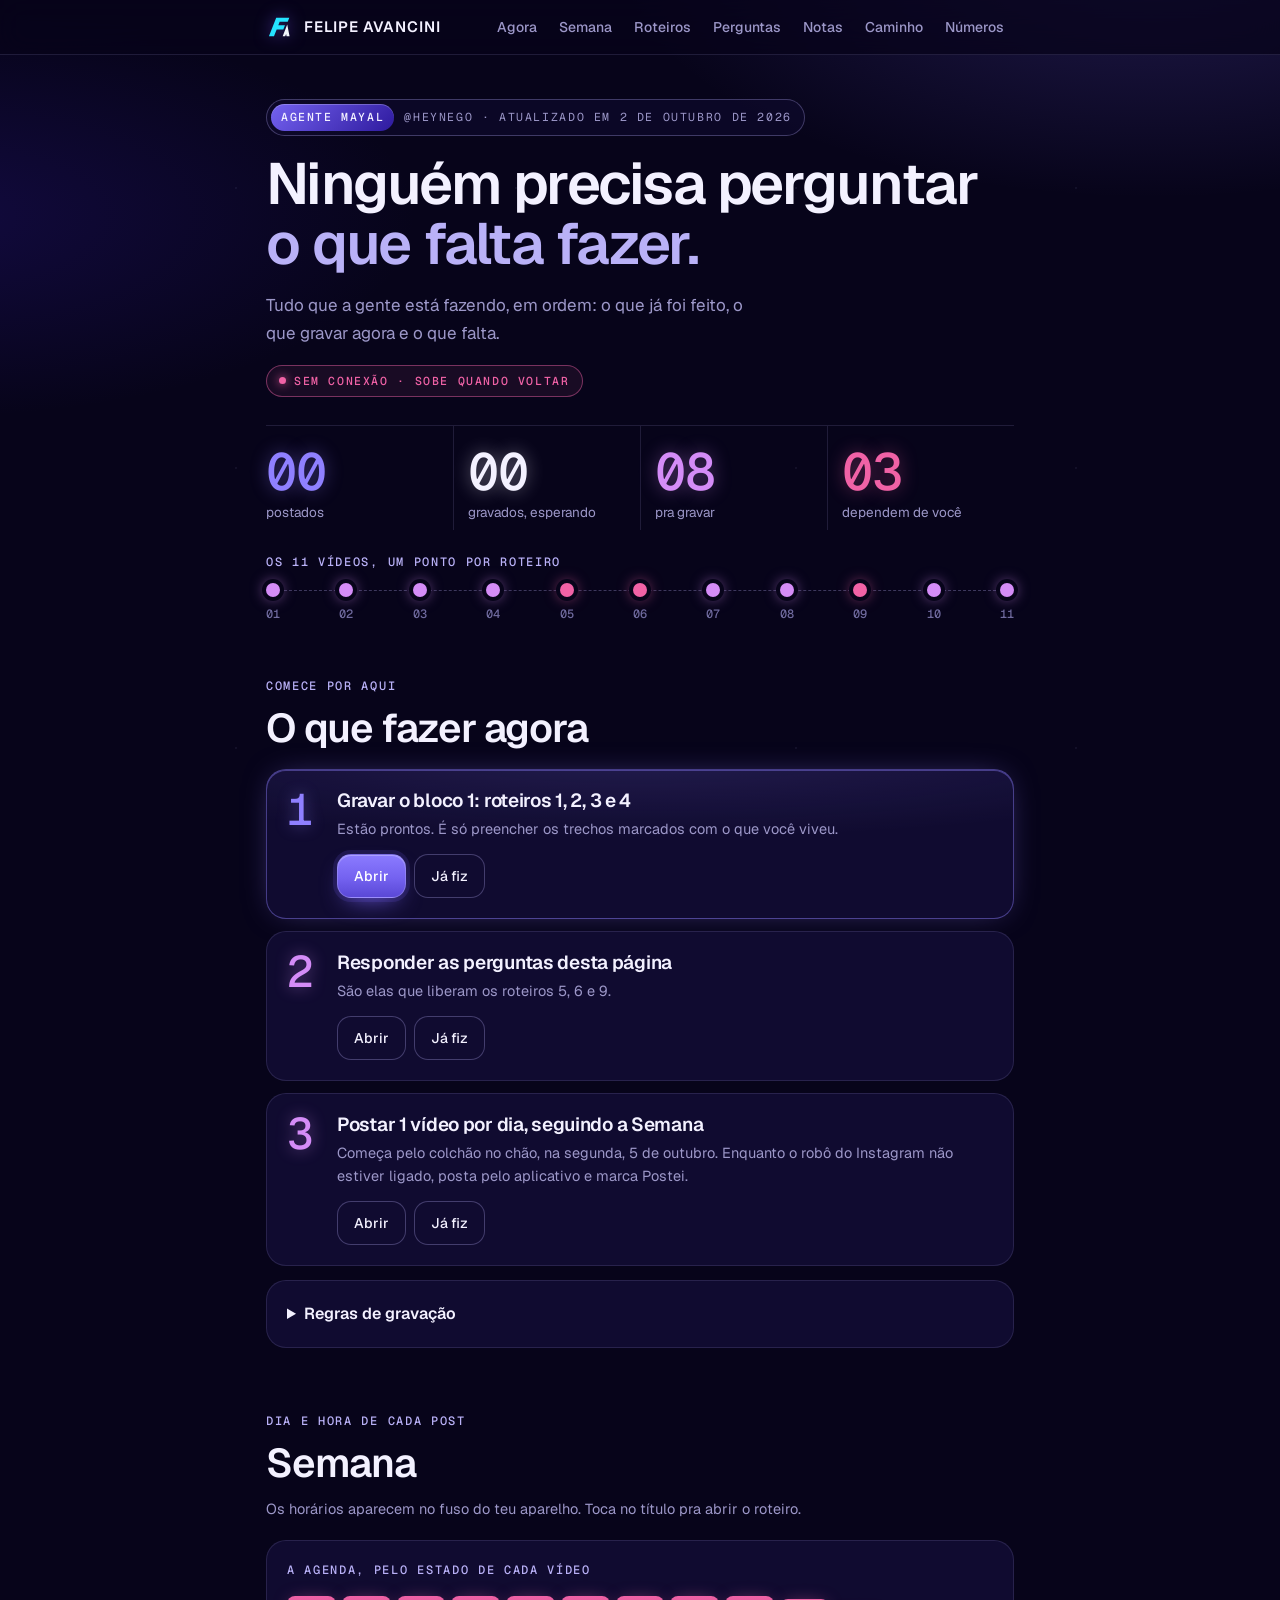
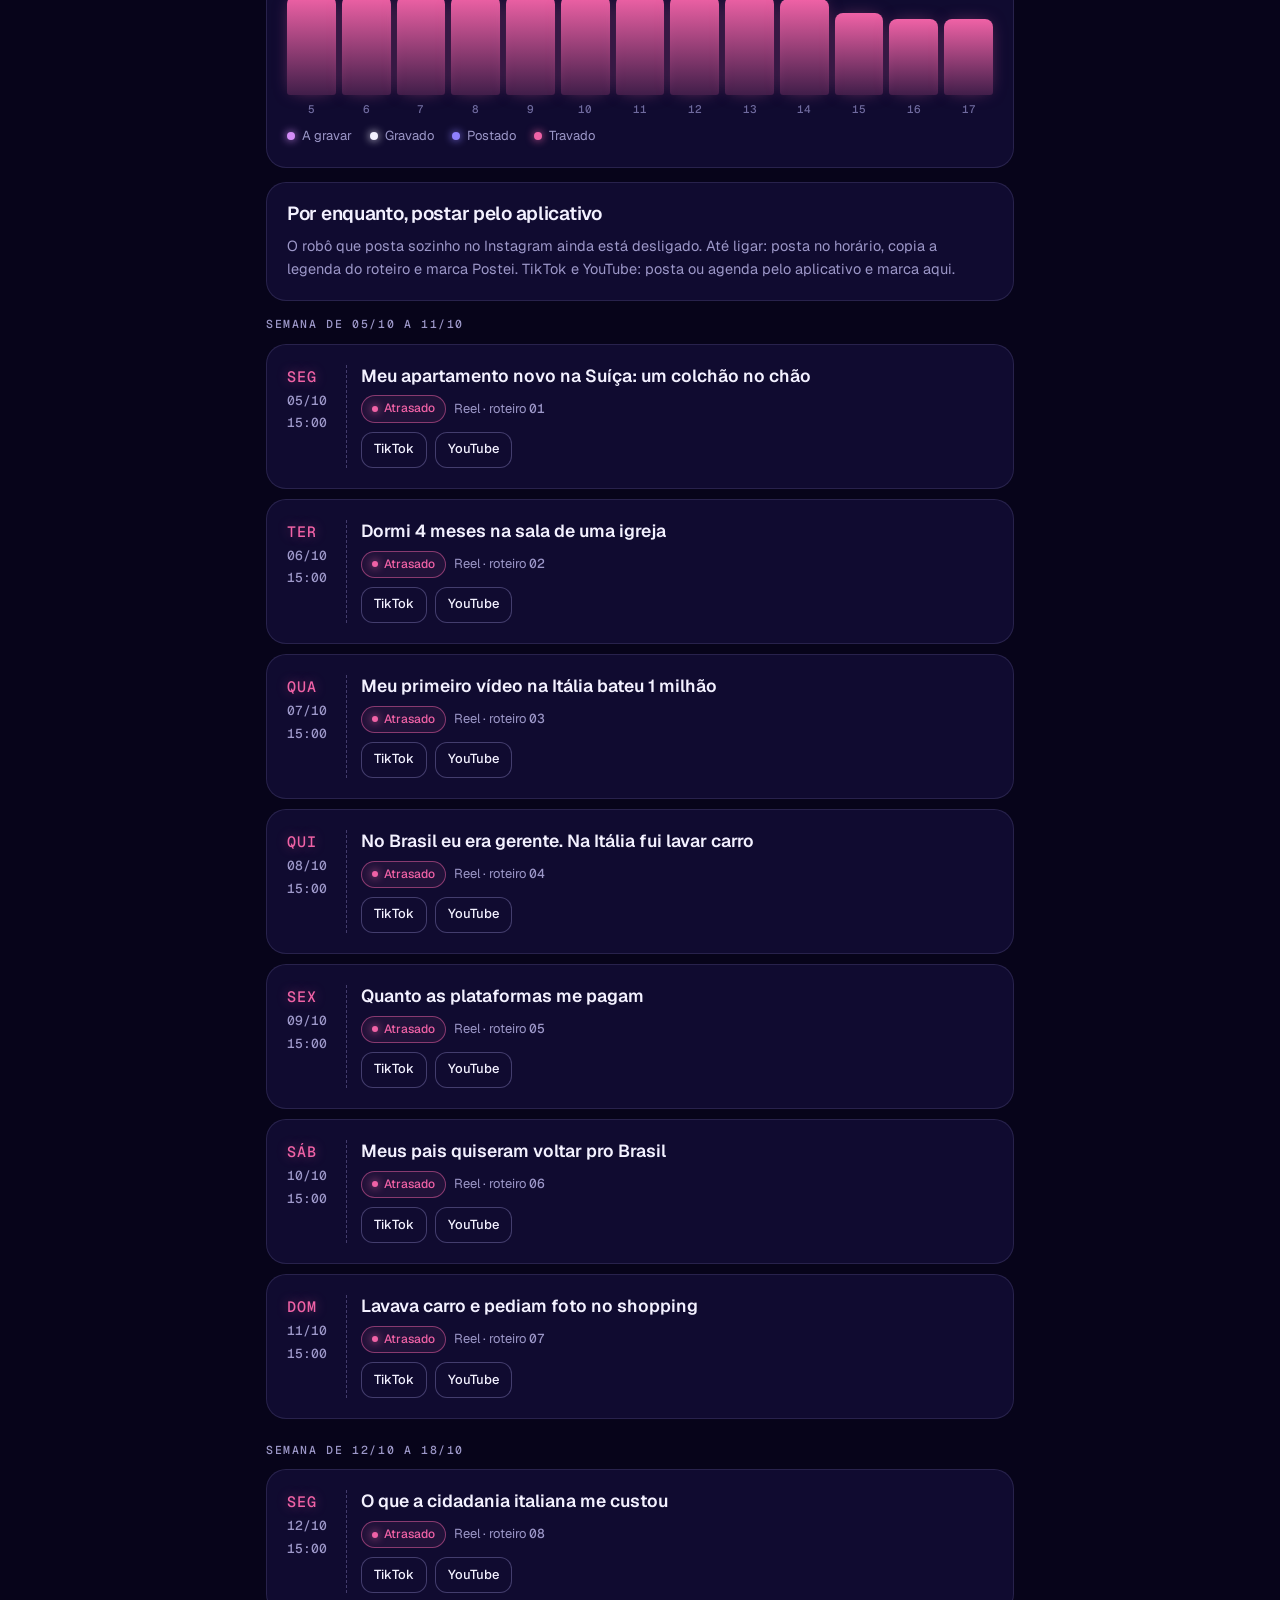
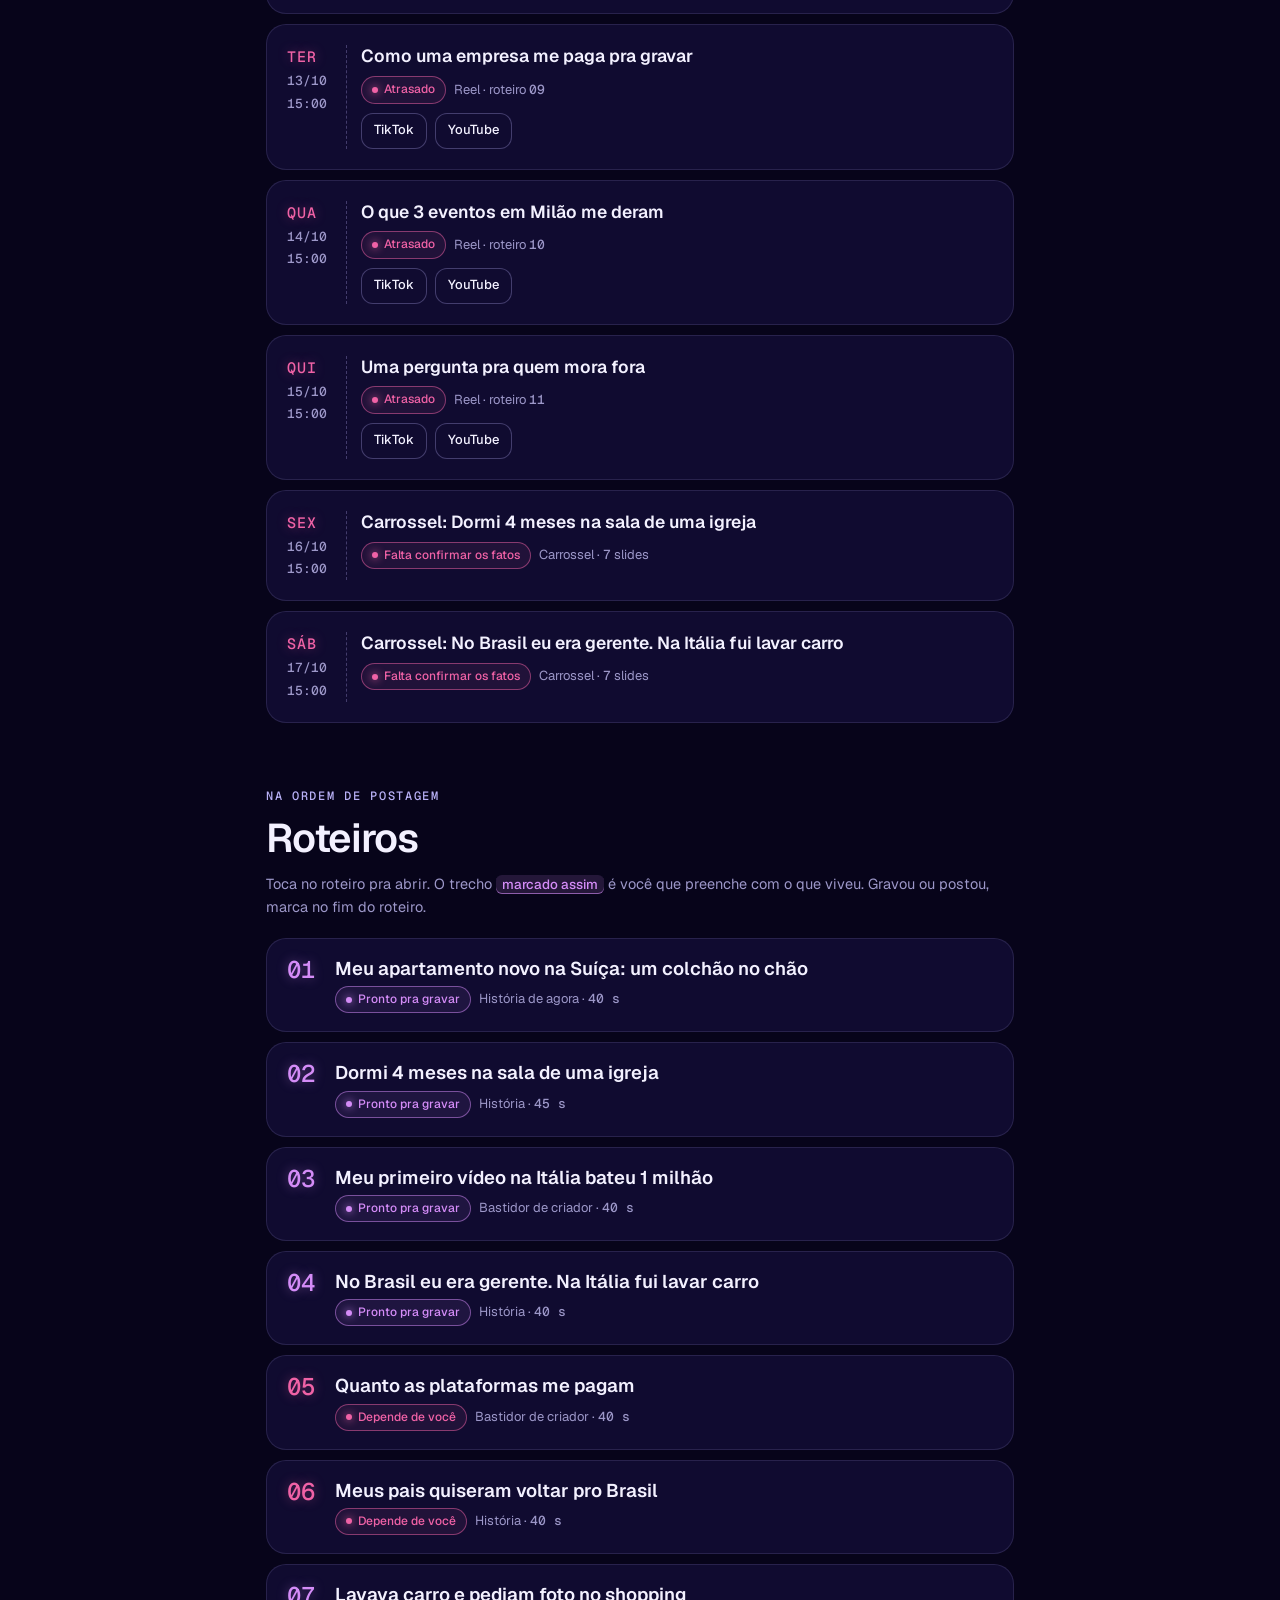
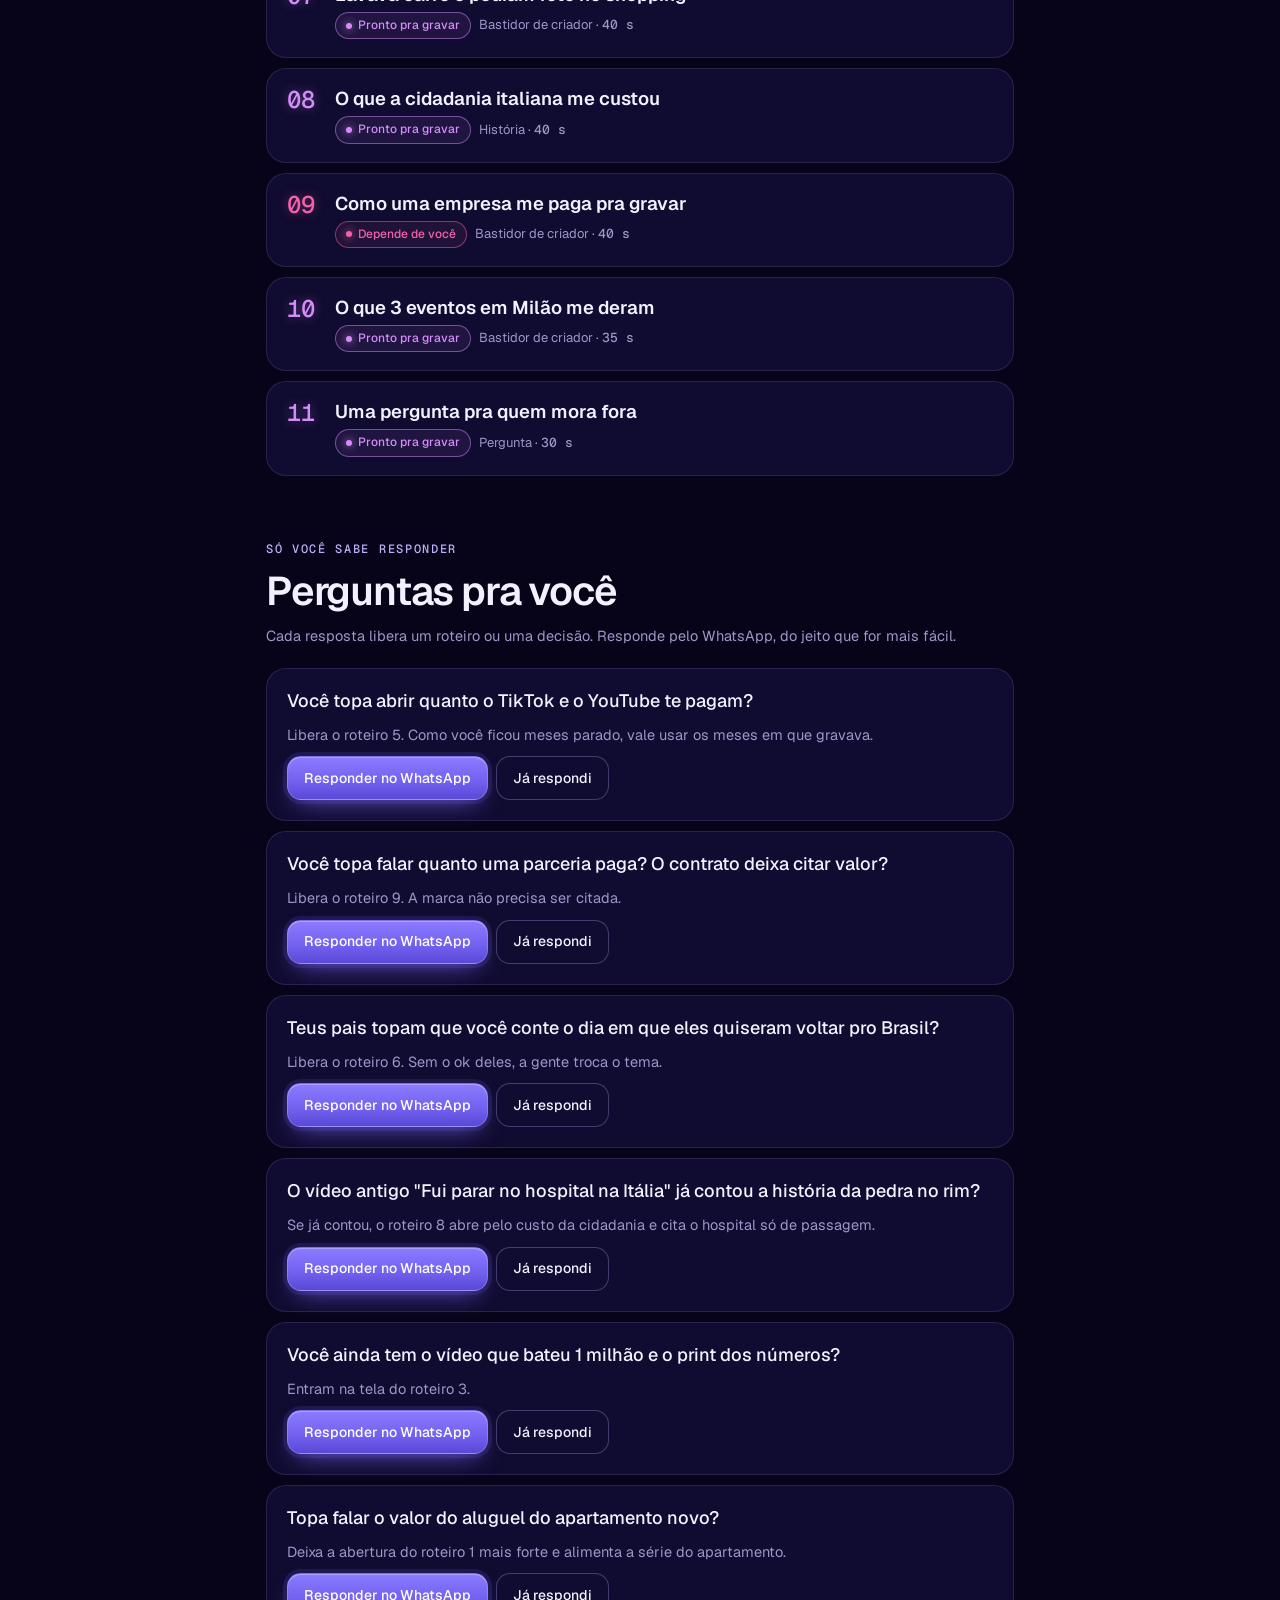
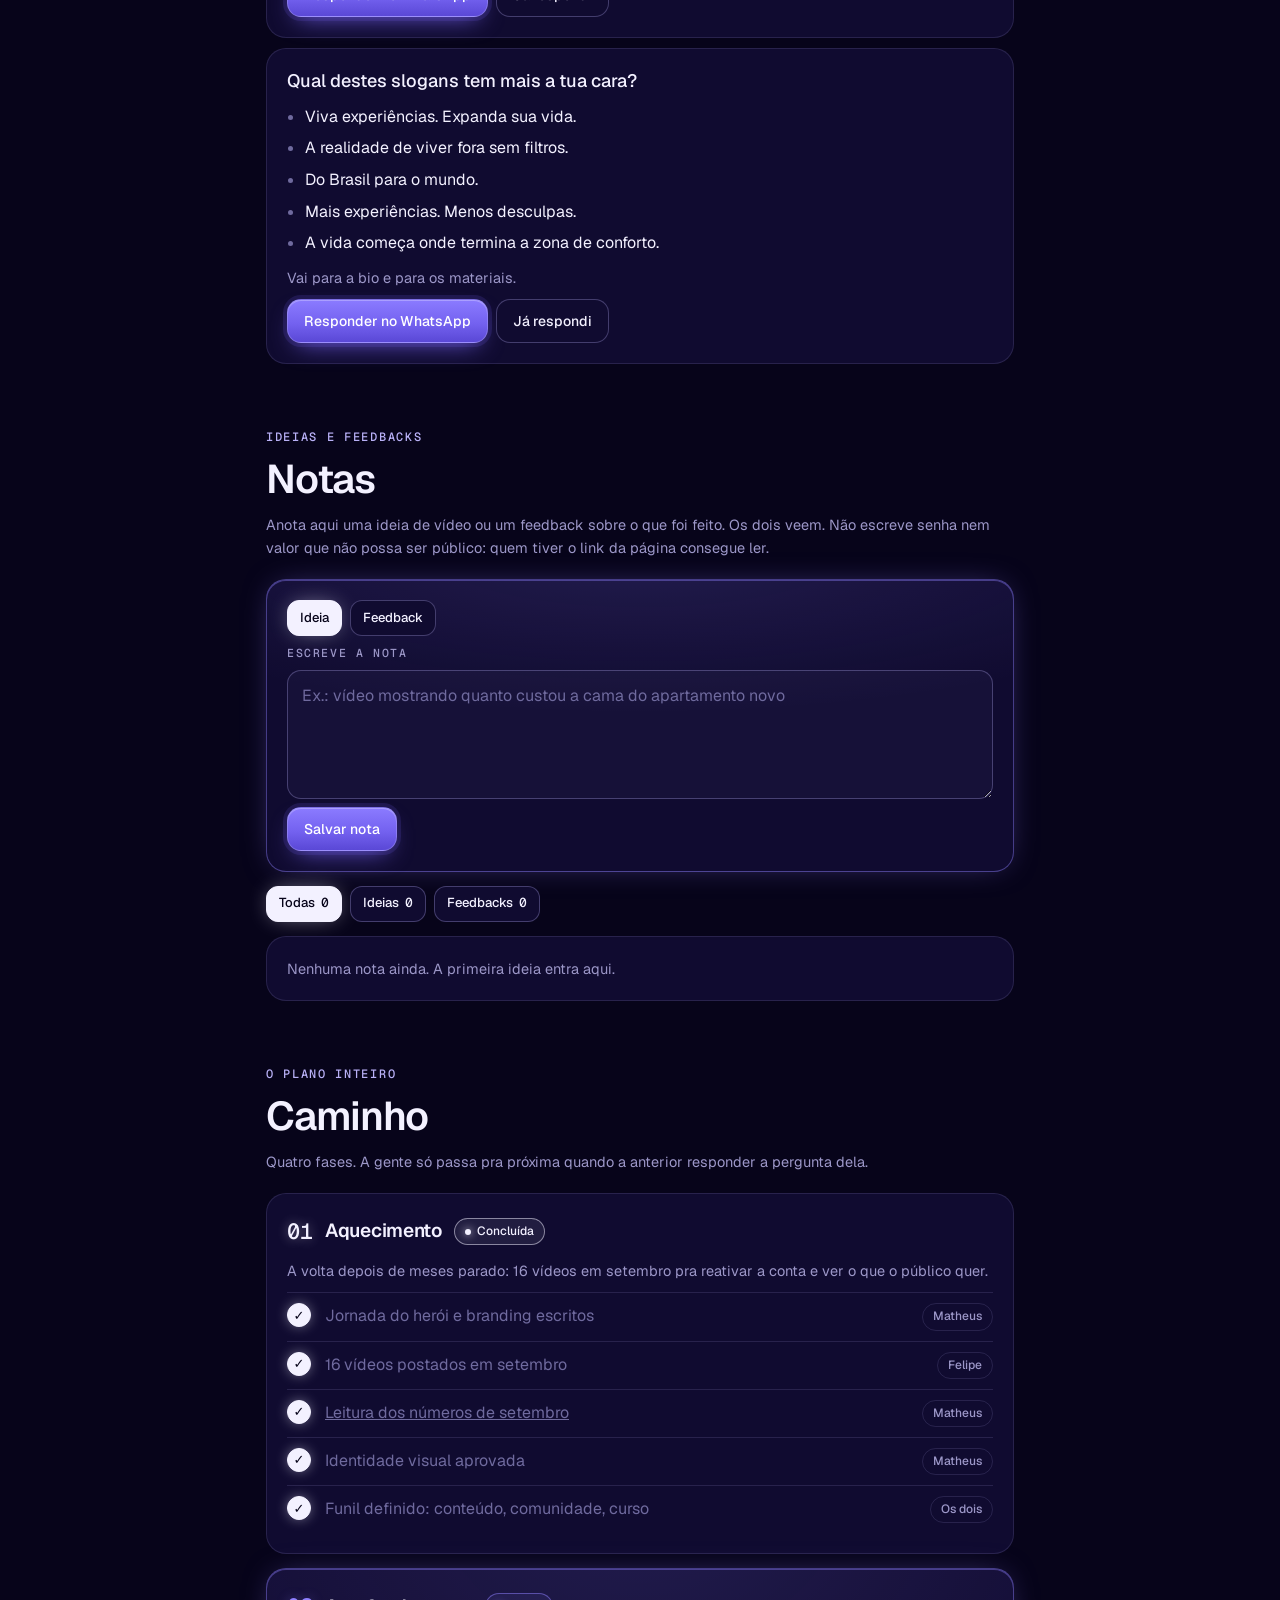
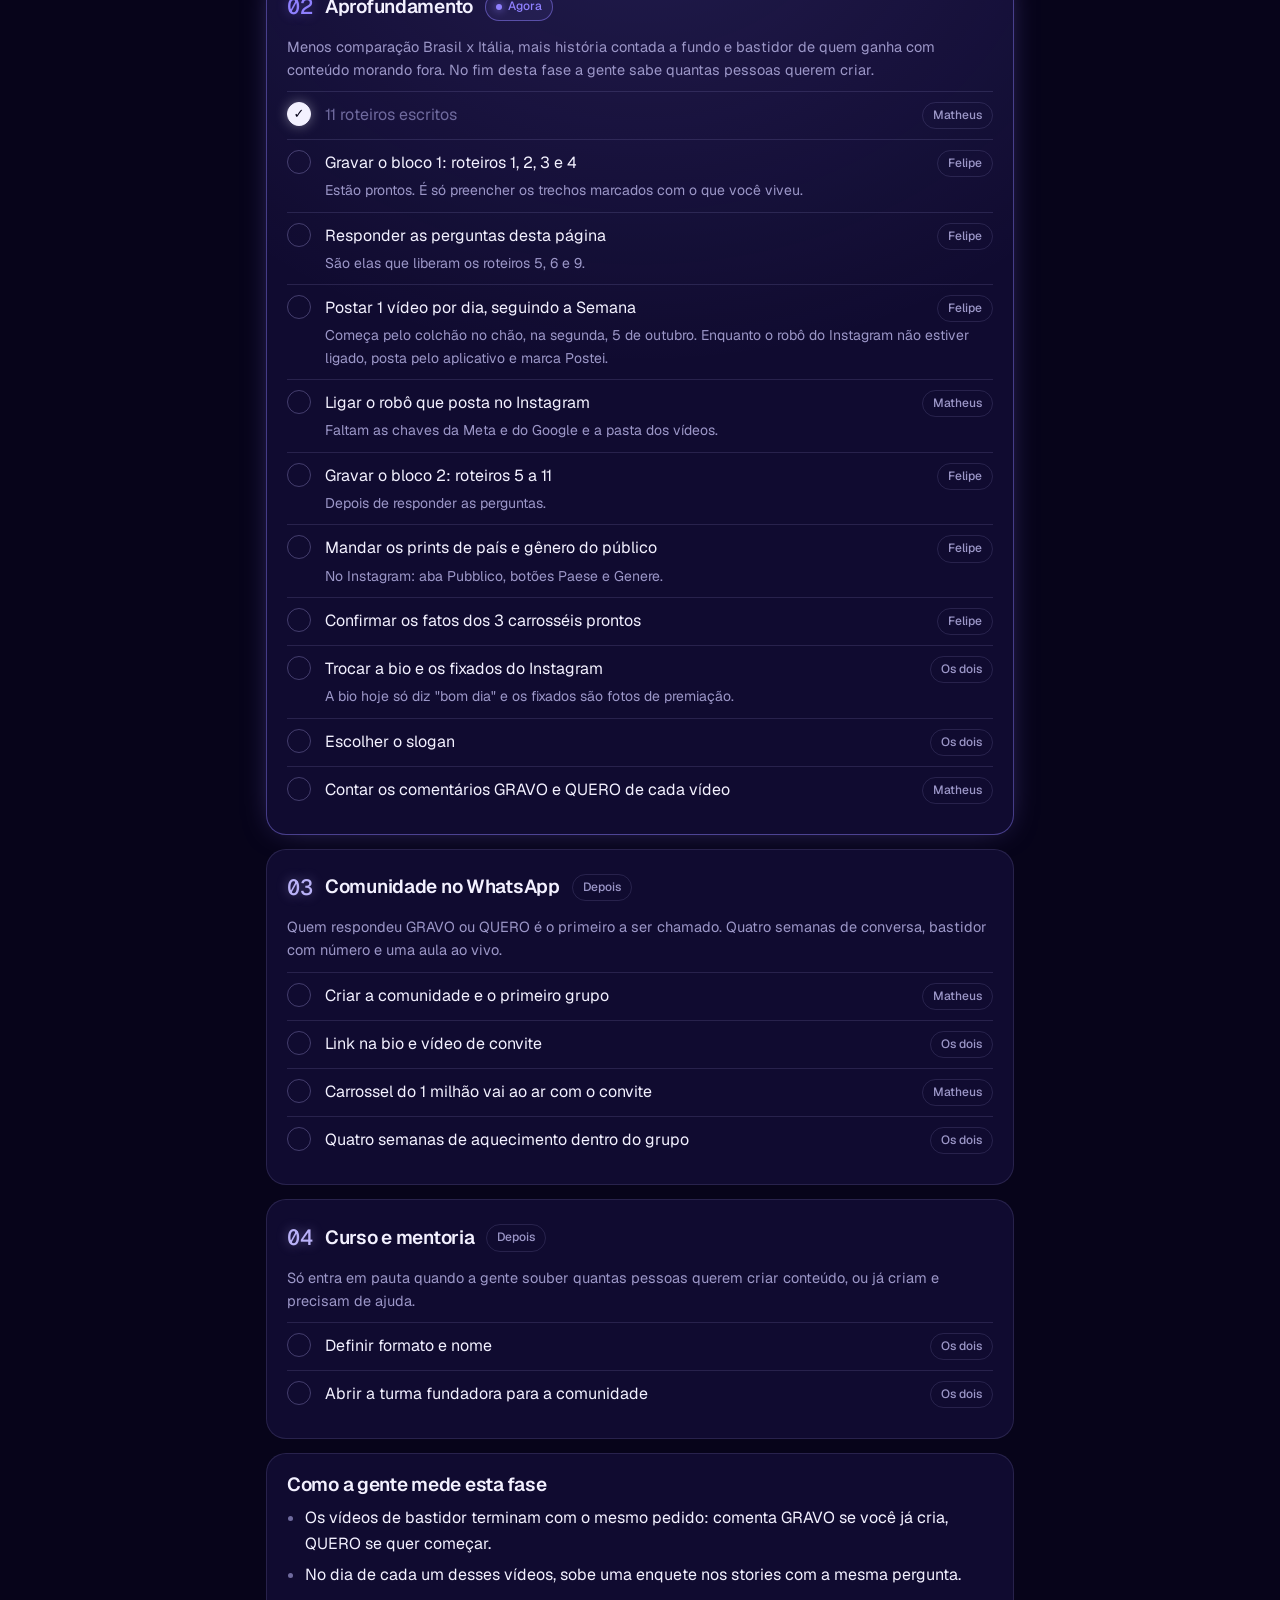
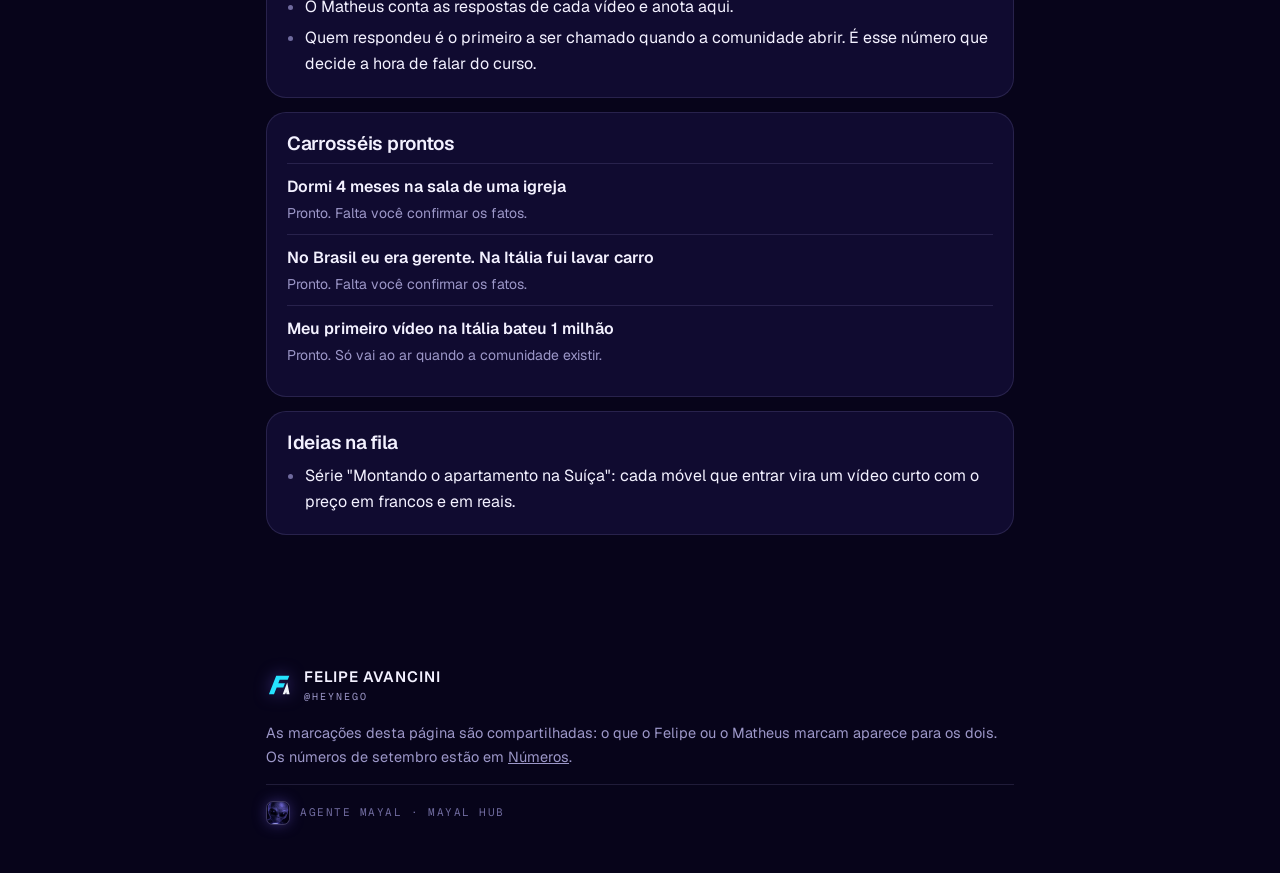
<file: index.html>
<!doctype html>
<html lang="pt-BR">
<head>
<meta charset="utf-8">
<meta name="viewport" content="width=device-width,initial-scale=1,viewport-fit=cover">
<meta name="robots" content="noindex,nofollow">
<meta name="description" content="Tudo que o Felipe e o Matheus estão fazendo, em ordem: o que já foi feito, o que gravar agora e o que falta.">
<meta property="og:type" content="website">
<meta property="og:title" content="Felipe Avancini · Agente Mayal">
<meta property="og:description" content="O que já foi feito, o que gravar agora e o que falta.">
<meta name="theme-color" content="#07041A">
<meta name="color-scheme" content="dark">
<link rel="icon" type="image/png" href="icone-64.png">
<link rel="apple-touch-icon" href="icone-180.png">
<title>Felipe Avancini · Agente Mayal</title>
<link rel="stylesheet" href="agente-mayal.css">
</head>
<body>
<svg width="0" height="0" style="position:absolute" aria-hidden="true"><symbol id="marca" viewBox="0 0 48 48"><path d="M5 40 17.5 8H40l-2.8 7.2H23.4l-2.3 6h11.4l-2.8 7.2H18.3L13.7 40z" fill="#25E3FF"/><path d="M28.6 40 36.4 19.6 40.4 40h-5.2l-.7-4.2-1.6 4.2z" fill="#F2F6FA"/></symbol></svg>

<nav aria-label="Seções"><div class="col">
  <a class="logo" href="#topo" aria-label="Felipe Avancini"><svg><use href="#marca"/></svg><span>FELIPE AVANCINI</span></a>
  <div class="links"><a href="#agora">Agora</a><a href="#semana">Semana</a><a href="#roteiros">Roteiros</a><a href="#perguntas">Perguntas</a><a href="#notas">Notas</a><a href="#caminho">Caminho</a><a href="numeros.html">Números</a></div>
</div></nav>

<header class="topo" id="topo"><div class="col">
  <span class="selo-sis"><b>Agente Mayal</b><span id="atual">@heynego</span></span>
  <h1><span>Ninguém precisa perguntar</span><b>o que falta fazer.</b></h1>
  <p class="lead">Tudo que a gente está fazendo, em ordem: o que já foi feito, o que gravar agora e o que falta.</p>
  <span class="live h-pulsar" id="sincPill" hidden><i></i><span id="sinc"></span></span>
  <div class="stats" id="stats"></div>
  <div><span class="tag">Os 11 vídeos, um ponto por roteiro</span><div class="rail" id="rail"></div></div>
</div></header>

<main class="col">
  <section id="agora" class="rv">
    <div class="cab"><span class="tag">Comece por aqui</span><h2>O que fazer agora</h2></div>
    <div id="agoraLista" style="display:flex;flex-direction:column;gap:12px"></div>
    <details class="card"><summary style="cursor:pointer;font-weight:600">Regras de gravação</summary><ul id="regras" style="margin-top:12px"></ul></details>
  </section>

  <section id="semana" class="rv">
    <div class="cab"><span class="tag">Dia e hora de cada post</span><h2>Semana</h2>
      <p class="small">Os horários aparecem no fuso do teu aparelho. Toca no título pra abrir o roteiro.</p></div>
    <div class="card bloco"><span class="tag">A agenda, pelo estado de cada vídeo</span><div class="chart" id="chart"></div>
      <div class="leg"><span class="h-orquidea">A gravar</span><span class="h-estelar">Gravado</span><span class="h-pulsar">Postado</span><span class="h-brasa">Travado</span></div></div>
    <div class="card bloco" id="roboInfo"></div>
    <div id="semLista" style="display:flex;flex-direction:column;gap:22px"></div>
  </section>

  <section id="roteiros" class="rv">
    <div class="cab"><span class="tag">Na ordem de postagem</span><h2>Roteiros</h2>
      <p class="small">Toca no roteiro pra abrir. O trecho <mark>marcado assim</mark> é você que preenche com o que viveu. Gravou ou postou, marca no fim do roteiro.</p></div>
    <div id="rotLista" style="display:flex;flex-direction:column;gap:10px"></div>
  </section>

  <section id="perguntas" class="rv">
    <div class="cab"><span class="tag">Só você sabe responder</span><h2>Perguntas pra você</h2>
      <p class="small">Cada resposta libera um roteiro ou uma decisão. Responde pelo WhatsApp, do jeito que for mais fácil.</p></div>
    <div id="pergLista" style="display:flex;flex-direction:column;gap:10px"></div>
  </section>

  <section id="notas" class="rv">
    <div class="cab"><span class="tag">Ideias e feedbacks</span><h2>Notas</h2>
      <p class="small">Anota aqui uma ideia de vídeo ou um feedback sobre o que foi feito. Os dois veem. Não escreve senha nem valor que não possa ser público: quem tiver o link da página consegue ler.</p></div>
    <div class="card glow h-pulsar bloco">
      <div class="marcar" role="group" aria-label="Tipo da nota"><button class="btn mini" data-ntipo="ideia" aria-pressed="true">Ideia</button><button class="btn mini" data-ntipo="feedback" aria-pressed="false">Feedback</button></div>
      <label class="lab" for="notaTxt">Escreve a nota</label>
      <textarea id="notaTxt" rows="4" maxlength="2000" placeholder="Ex.: vídeo mostrando quanto custou a cama do apartamento novo"></textarea>
      <div class="marcar" style="align-items:center"><button class="btn cheio" id="notaSalvar">Salvar nota</button><span class="small" id="notaMsg" role="status"></span></div>
    </div>
    <div class="marcar" role="group" aria-label="Filtrar notas" id="notaFiltros"></div>
    <div id="notaLista" style="display:flex;flex-direction:column;gap:10px"></div>
  </section>

  <section id="caminho" class="rv">
    <div class="cab"><span class="tag">O plano inteiro</span><h2>Caminho</h2>
      <p class="small">Quatro fases. A gente só passa pra próxima quando a anterior responder a pergunta dela.</p></div>
    <div id="fases" style="display:flex;flex-direction:column;gap:14px"></div>
    <div class="card bloco"><h3>Como a gente mede esta fase</h3><ul id="medicao"></ul></div>
    <div class="card bloco"><h3>Carrosséis prontos</h3><div id="carr"></div></div>
    <div class="card bloco"><h3>Ideias na fila</h3><ul id="fila"></ul></div>
  </section>
</main>

<footer class="col">
  <a class="logo" href="#topo"><svg><use href="#marca"/></svg><span>FELIPE AVANCINI<small>@HEYNEGO</small></span></a>
  <p class="small"><span id="rodape"></span> Os números de setembro estão em <a href="numeros.html">Números</a>.</p>
  <div class="assinatura"><img class="marca-avatar" src="agente.png" alt="" width="24" height="24"><span>Agente Mayal · Mayal Hub</span></div>
</footer>

<dialog id="quem" class="glow"><h3>Quem está marcando?</h3><p class="small">Só pergunto uma vez neste aparelho. Serve pra mostrar quem marcou cada coisa.</p>
<div class="marcar"><button class="btn cheio" data-quem="Felipe">Felipe</button><button class="btn" data-quem="Matheus">Matheus</button></div></dialog>

<div class="envio glow" id="envio" hidden><div class="linha"><span id="envioTxt"></span><a class="btn cheio" id="envioBtn" target="_blank" rel="noopener">Avisar o Matheus</a></div></div>

<script src="dados.js"></script>
<script>
const D=window.DADOS, LS="central-felipe-v2", $=id=>document.getElementById(id);
/* Marcações: M[chave]={v,por,em}. Com D.sync preenchido, M espelha o banco compartilhado; sem ele, vive só neste aparelho. */
const SYNC=(D.sync||"").replace(/\/+$/,""), URLM=SYNC+"/central/marcas.json";
let M={},PEND=[],QUEM="";
try{M=JSON.parse(localStorage.getItem(LS)||"{}")||{};PEND=JSON.parse(localStorage.getItem(LS+"-pend")||"[]")||[];QUEM=localStorage.getItem("central-quem")||"";
  const v1=JSON.parse(localStorage.getItem("central-felipe-v1")||"null");
  if(v1){Object.entries(v1).forEach(([k,v])=>{if(!M[k]){M[k]={v,por:QUEM,em:Date.now()};PEND.push(k)}});localStorage.removeItem("central-felipe-v1")}}catch(e){}
const salvar=()=>{try{localStorage.setItem(LS,JSON.stringify(M));localStorage.setItem(LS+"-pend",JSON.stringify(PEND))}catch(e){}};
const mv=k=>M[k]&&M[k].v;
const quando=m=>m&&m.em?new Date(m.em).toLocaleString("pt-BR",{day:"2-digit",month:"2-digit",hour:"2-digit",minute:"2-digit"}):"";
const assin=m=>m?[m.por?"por "+m.por:"",quando(m)].filter(Boolean).join(", "):"";
const esc=s=>String(s).replace(/[&<>"]/g,c=>({"&":"&amp;","<":"&lt;",">":"&gt;",'"':"&quot;"}[c]));
const slots=s=>esc(s).replace(/\[CONFIRMAR: ([^\]]+)\]/g,"<mark>você preenche: $1</mark>").replace(/\[X\]/g,"<mark>teu número</mark>");
const wa=t=>"https://wa.me/?text="+encodeURIComponent(t);
const pad=n=>String(n).padStart(2,"0");
const RANK={pronto:0,depende:0,gravado:1,postado:2};
const ROT={pronto:"Pronto pra gravar",depende:"Depende de você",gravado:"Gravado",postado:"Postado"};
const stR=r=>{const l=mv("r"+r.n);return l&&RANK[l]>RANK[r.status]?l:r.status};
const stP=p=>p.s==="feito"||(p.id&&mv(p.id))?"feito":"falta";
const abertos=new Set();
let primeira=true;

function topo(){
  $("atual").textContent="@heynego · atualizado em "+D.atualizado;
  const c={postado:0,gravado:0,pronto:0,depende:0}; D.roteiros.forEach(r=>c[stR(r)]++);
  const S=[["h-pulsar",c.postado,"postados"],["h-estelar",c.gravado,"gravados, esperando"],["h-orquidea",c.pronto,"pra gravar"],["h-brasa",c.depende,"dependem de você"]];
  $("stats").innerHTML=S.map(s=>`<div class="stat ${s[0]}"><b data-n="${s[1]}">${primeira?0:pad(s[1])}</b><span>${s[2]}</span></div>`).join("");
  if(primeira){const fim=matchMedia("(prefers-reduced-motion:reduce)").matches;
    document.querySelectorAll(".stat b").forEach(b=>{const n=+b.dataset.n,t0=performance.now();
      const passo=t=>{const p=fim?1:Math.min(1,(t-t0)/900);b.textContent=pad(Math.round(n*(1-Math.pow(1-p,3))));if(p<1)requestAnimationFrame(passo)};requestAnimationFrame(passo)})}
  $("rail").innerHTML=D.roteiros.map(r=>`<a class="nodo st-${stR(r)}" href="#r${r.n}" title="${esc(r.titulo)}: ${ROT[stR(r)]}"><i></i>${pad(r.n)}</a>`).join("");
}

function agora(){
  const f=D.fases.find(x=>x.estado==="agora");
  const meus=f.passos.filter(p=>stP(p)!=="feito"&&p.quem!=="Matheus").slice(0,3);
  $("agoraLista").innerHTML=meus.length?meus.map((p,i)=>`<div class="card agora ${i?"h-orquidea":"glow h-pulsar"}"><span class="n">${i+1}</span>
    <h3>${esc(p.t)}</h3><p class="small">${p.d?esc(p.d):""}</p>
    <div class="acoes">${p.ir?`<a class="btn${i?"":" cheio"}" href="${p.ir}">Abrir</a>`:""}<button class="btn" data-passo="${p.id}" aria-pressed="false">Já fiz</button></div></div>`).join("")
    :`<div class="card"><p>Tudo em dia desta fase. Fala com o Matheus pra abrir a próxima.</p></div>`;
  $("regras").innerHTML=D.regras.map(r=>`<li>${esc(r)}</li>`).join("");
}

function semana(){
  const R=D.robo||{}, ag=(D.agenda||[]).slice().sort((a,b)=>Date.parse(a.data)-Date.parse(b.data)), agoraT=Date.now();
  const estado=it=>{const t=Date.parse(it.data), r=it.roteiro?D.roteiros.find(x=>x.n===it.roteiro):null;
    if(r){const s=stR(r);
      if(s==="postado")return["postado","Postado"];
      if(mv("erro-"+it.id))return["depende","O robô falhou"];
      if(mv("arq-"+it.id))return["gravado","Vídeo na pasta"];
      if(s==="gravado")return["gravado",R.ligado?"Gravado: falta subir na pasta":"Gravado"];
      if(t<agoraT)return["depende","Atrasado"];
      if(s==="depende")return["depende","Depende de você"];
      return["pronto","Falta gravar"]}
    if(mv("pub-"+it.id)==="postado")return["postado","Postado"];
    if(mv("erro-"+it.id))return["depende","O robô falhou"];
    if(it.aprovado!==true)return["depende","Falta confirmar os fatos"];
    return["pronto","Aprovado"]};
  $("chart").innerHTML=ag.map((it,i)=>{const r=it.roteiro?D.roteiros.find(x=>x.n===it.roteiro):null, [cls,txt]=estado(it), h=r?Math.round(parseInt(r.duracao)/45*100):62;
    return `<a class="b st-${cls}" ${r?`href="#r${r.n}"`:""} title="${esc(r?r.titulo:it.titulo)}: ${txt}"><i style="height:${h}%;animation-delay:${i*45}ms"></i><span>${new Date(Date.parse(it.data)).getDate()}</span></a>`}).join("");
  $("roboInfo").innerHTML=(R.ligado
    ?`<h3>O Instagram posta sozinho</h3><p class="small">Na hora marcada, o robô publica o vídeo que estiver na pasta, com a legenda do roteiro. O nome do arquivo começa com o número do roteiro: <span class="mono">01.mp4</span>, <span class="mono">02.mp4</span>. TikTok e YouTube: agenda pelo aplicativo e marca aqui.</p>`
    :`<h3>Por enquanto, postar pelo aplicativo</h3><p class="small">O robô que posta sozinho no Instagram ainda está desligado. Até ligar: posta no horário, copia a legenda do roteiro e marca Postei. TikTok e YouTube: posta ou agenda pelo aplicativo e marca aqui.</p>`)
    +(R.pastaId?`<div><a class="btn cheio" target="_blank" rel="noopener" href="https://drive.google.com/drive/folders/${esc(R.pastaId)}">Abrir a pasta dos vídeos</a></div>`:"");
  const seg=d=>{const x=new Date(d);x.setHours(0,0,0,0);x.setDate(x.getDate()-((x.getDay()+6)%7));return x.getTime()};
  const dm=d=>new Date(d).toLocaleDateString("pt-BR",{day:"2-digit",month:"2-digit"});
  const grupos=new Map(); ag.forEach(it=>{const k=seg(Date.parse(it.data));if(!grupos.has(k))grupos.set(k,[]);grupos.get(k).push(it)});
  $("semLista").innerHTML=[...grupos].map(([k,its])=>`<div class="sem"><span class="lab">Semana de ${dm(k)} a ${dm(k+6*864e5)}</span>${its.map(it=>{
    const t=Date.parse(it.data), d=new Date(t), r=it.roteiro?D.roteiros.find(x=>x.n===it.roteiro):null, [cls,txt]=estado(it);
    const hoje=new Date(agoraT).toDateString()===d.toDateString();
    return `<div class="card ag st-${cls}${hoje?" glow hoje":""}"><div class="dia"><b>${d.toLocaleDateString("pt-BR",{weekday:"short"}).replace(".","").toUpperCase()}</b><span>${dm(t)}</span><span>${d.toLocaleTimeString("pt-BR",{hour:"2-digit",minute:"2-digit"})}</span></div>
      <div class="agc">${r?`<a class="tit" href="#r${r.n}">${esc(r.titulo)}</a>`:`<span class="tit">${esc(it.titulo)}</span>`}
      <div class="tags"><span class="pill ${cls}">${txt}</span><span>${r?`Reel · roteiro <span class="mono">${pad(r.n)}</span>`:`Carrossel · <span class="mono">${it.slides}</span> slides`}</span></div>
      ${mv("erro-"+it.id)?`<div><button class="btn mini" data-limpa="erro-${it.id}">Tentar de novo</button></div>`:""}
      ${r?`<div class="marcar"><button class="btn mini" data-passo="tt-${it.id}" aria-pressed="${!!mv("tt-"+it.id)}">TikTok</button><button class="btn mini" data-passo="yt-${it.id}" aria-pressed="${!!mv("yt-"+it.id)}">YouTube</button></div>`:""}
      </div></div>`}).join("")}</div>`).join("");
}

function roteiros(){
  $("rotLista").innerHTML=D.roteiros.map(r=>{const s=stR(r), m=M["r"+r.n];
    return `<details class="rot card st-${s}${RANK[s]?" glow":""}" style="padding:0" id="r${r.n}" data-n="${r.n}" ${abertos.has(r.n)?"open":""}><summary>
      <span class="n">${pad(r.n)}</span><span class="tit">${esc(r.titulo)}</span>
      <span class="tags"><span class="pill ${s}">${ROT[s]}</span><span class="tipo">${esc(r.tipo)} · <span class="mono">${esc(r.duracao)}</span></span></span></summary>
    <div class="corpo">
      ${r.status==="depende"&&s==="depende"?`<div class="aviso">${esc(r.motivo)} Responde em <a href="#perguntas">Perguntas</a>.</div>`:""}
      <div class="meta"><div><span class="lab">Onde gravar</span>${esc(r.onde)}</div><div><span class="lab">Texto de capa</span>${esc(r.capa)}</div><div><span class="lab">Tamanho</span><span>${esc(r.duracao)} · cerca de ${r.palavras} palavras</span></div></div>
      <div class="bloco"><span class="lab">O que falar</span><div>${r.cenas.map(c=>`<div class="cena"><span class="t">${esc(c.t)}</span><span class="fala">${slots(c.fala)}</span><span class="tela">Na tela: ${slots(c.tela)}</span></div>`).join("")}</div></div>
      ${r.confirmar.length?`<div class="bloco"><span class="lab">Você preenche</span><ul>${r.confirmar.map(c=>`<li>${esc(c)}</li>`).join("")}</ul></div>`:""}
      <div class="bloco"><span class="lab">Outras aberturas</span><ul>${r.ganchos.map(g=>`<li>${slots(g)}</li>`).join("")}</ul></div>
      <div class="bloco"><span class="lab">Legenda</span><div class="caixa"><span>${esc(r.legenda)}</span><span class="tagsh">${esc(D.hashtagsBase+" "+r.hashtags)}</span><div><button class="btn mini" data-copia="${r.n}">Copiar legenda</button></div></div></div>
      ${r.conta?`<p class="small">Vídeo de contagem: no mesmo dia, sobe a enquete GRAVO ou QUERO nos stories.</p>`:""}
      <div class="marcar"><button class="btn" data-rot="${r.n}" data-v="gravado" aria-pressed="${RANK[s]>=1}">Gravei</button><button class="btn" data-rot="${r.n}" data-v="postado" aria-pressed="${s==="postado"}">Postei</button></div>
      ${m&&assin(m)?`<p class="small">Marcado como ${m.v} ${esc(assin(m))}.</p>`:""}
    </div></details>`}).join("");
  document.querySelectorAll("details.rot").forEach(d=>d.addEventListener("toggle",()=>{const n=+d.dataset.n;d.open?abertos.add(n):abertos.delete(n)}));
}

function perguntas(){
  const ab=D.perguntas.filter(q=>q.s!=="respondida");
  $("pergLista").innerHTML=ab.map(q=>`<div class="card perg${mv(q.id)?" glow h-estelar":""}"><p class="q">${esc(q.p)}</p>
    ${q.opcoes?`<ul>${q.opcoes.map(o=>`<li>${esc(o)}</li>`).join("")}</ul>`:""}
    <p class="small">${esc(q.porque)}</p>
    <div class="marcar"><a class="btn cheio" target="_blank" rel="noopener" href="${wa("Resposta pelo Agente Mayal\n"+q.p+"\n\n")}">Responder no WhatsApp</a><button class="btn" data-passo="${q.id}" aria-pressed="${!!mv(q.id)}">Já respondi</button></div>
    ${mv(q.id)?`<p class="small">Respondida ${esc(assin(M[q.id]))}.</p>`:""}</div>`).join("")||`<div class="card"><p>Nenhuma pergunta em aberto.</p></div>`;
}

/* ---- notas: N[id]={t,tipo,por,em,ok}, em central/notas no banco (ou só neste aparelho sem banco) ---- */
const URLN=SYNC+"/central/notas";
let N={},NTIPO="ideia",NFILTRO="todas",notasBloq=false;
try{N=JSON.parse(localStorage.getItem(LS+"-notas")||"{}")||{}}catch(e){}
const salvarN=()=>{try{localStorage.setItem(LS+"-notas",JSON.stringify(N))}catch(e){}};
const jsonReq=(url,metodo,corpo)=>fetch(url,{method:metodo,headers:{"Content-Type":"application/json"},body:corpo===undefined?undefined:JSON.stringify(corpo)}).then(r=>{if(!r.ok)throw r.status});
function notas(){
  const todas=Object.entries(N).filter(([,n])=>n&&n.t).sort((a,b)=>(b[1].em||0)-(a[1].em||0));
  const cont={todas:todas.length,ideia:todas.filter(x=>x[1].tipo==="ideia").length,feedback:todas.filter(x=>x[1].tipo==="feedback").length};
  $("notaFiltros").innerHTML=[["todas","Todas"],["ideia","Ideias"],["feedback","Feedbacks"]].map(f=>`<button class="btn mini" data-nfiltro="${f[0]}" aria-pressed="${NFILTRO===f[0]}">${f[1]} <span class="mono">${cont[f[0]]}</span></button>`).join("");
  document.querySelectorAll("[data-ntipo]").forEach(b=>b.setAttribute("aria-pressed",b.dataset.ntipo===NTIPO));
  const vis=todas.filter(x=>NFILTRO==="todas"||x[1].tipo===NFILTRO);
  $("notaLista").innerHTML=vis.map(([id,n])=>`<div class="card nota ${n.tipo==="feedback"?"h-pulsar":"h-orquidea"}${n.ok?" feita":""}">
    <div class="tags"><span class="pill">${n.tipo==="feedback"?"Feedback":"Ideia"}</span><span class="small">${esc(assin(n))}</span></div>
    <p class="ntxt">${esc(n.t)}</p>
    <div class="marcar"><button class="btn mini" data-nok="${id}" aria-pressed="${!!n.ok}">${n.tipo==="feedback"?"Resolvido":"Aproveitada"}</button><button class="btn mini" data-ndel="${id}">Apagar</button></div></div>`).join("")
    ||`<div class="card"><p class="small">${notasBloq?"As notas ainda não estão ligadas no banco. Falta o Matheus atualizar as regras.":"Nenhuma nota ainda. A primeira ideia entra aqui."}</p></div>`;
}
function salvarNota(){
  const ta=$("notaTxt"), t=ta.value.trim(), msg=$("notaMsg"); if(!t){ta.focus();return}
  quem(()=>{
    const id="n"+Date.now().toString(36)+Math.random().toString(36).slice(2,6), n={t:t.slice(0,2000),tipo:NTIPO,por:QUEM,em:Date.now(),ok:false};
    const fim=()=>{N[id]=n;salvarN();ta.value="";msg.textContent="Salva.";setTimeout(()=>{if(msg.textContent==="Salva.")msg.textContent=""},2000);notas()};
    if(!SYNC)return fim();
    msg.textContent="Salvando…";
    jsonReq(`${URLN}/${id}.json`,"PUT",n).then(fim).catch(e=>{msg.textContent=e===401||e===403?"O banco ainda não aceita notas. Falta o Matheus atualizar as regras.":"Não salvou. Confere a internet e tenta de novo."});
  });
}
function recebeN(tipo,msg){
  const p=msg.path, d=msg.data; notasBloq=false;
  if(p==="/"){ if(tipo==="put")N={}; Object.entries(d||{}).forEach(([k,v])=>{if(v==null)delete N[k]; else N[k]=v}); }
  else{ const ps=p.slice(1).split("/");
    if(ps.length===1){ if(d==null)delete N[ps[0]]; else N[ps[0]]=tipo==="patch"?{...(N[ps[0]]||{}),...d}:d }
    else if(ps.length===2&&N[ps[0]]){ if(d==null)delete N[ps[0]][ps[1]]; else N[ps[0]][ps[1]]=d } }
  salvarN(); notas();
}
function ligarNotas(){
  if(!SYNC)return;
  const pega=()=>fetch(URLN+".json").then(r=>{if(!r.ok)throw r.status;return r.json()}).then(d=>recebeN("put",{path:"/",data:d})).catch(e=>{if(e===401||e===403){notasBloq=true;notas()}});
  if(!window.EventSource){pega();setInterval(pega,20000);return}
  const es=new EventSource(URLN+".json"); let veio=false;
  es.addEventListener("put",e=>{veio=true;recebeN("put",JSON.parse(e.data))});
  es.addEventListener("patch",e=>{veio=true;recebeN("patch",JSON.parse(e.data))});
  es.onerror=()=>{if(!veio)pega()};
}

function caminho(){
  const SELO={feito:["gravado","Concluída"],agora:["postado","Agora"],depois:["quem","Depois"]};
  $("fases").innerHTML=D.fases.map(f=>`<div class="card fase ${f.estado}${f.estado==="agora"?" glow":""}"><div class="fcab"><span class="fn">${pad(f.n)}</span><h3>${esc(f.nome)}</h3><span class="pill ${SELO[f.estado][0]}">${SELO[f.estado][1]}</span></div>
    <p class="small">${esc(f.resumo)}</p>
    <div>${f.passos.map(p=>{const s=stP(p), pode=p.id&&p.s!=="feito";
      return `<div class="passo ${s}">${pode?`<button class="ck" data-passo="${p.id}" aria-pressed="${s==="feito"}" aria-label="Marcar como feito: ${esc(p.t)}">✓</button>`:`<span class="ck" aria-hidden="true">✓</span>`}
      <span class="pt">${p.link?`<a href="${p.link}">${esc(p.t)}</a>`:esc(p.t)}</span><span class="pill quem">${esc(p.quem)}</span>${p.d&&s!=="feito"?`<span class="pd">${esc(p.d)}</span>`:""}${pode&&s==="feito"&&assin(M[p.id])?`<span class="pd">Marcado ${esc(assin(M[p.id]))}</span>`:""}</div>`}).join("")}</div></div>`).join("");
  $("medicao").innerHTML=D.medicao.map(m=>`<li>${esc(m)}</li>`).join("");
  $("carr").innerHTML=D.carrosseis.map(c=>`<div class="passo" style="grid-template-columns:1fr"><span><b style="font-weight:600">${esc(c.t)}</b></span><span class="pd" style="grid-column:1">${esc(c.s)}</span></div>`).join("");
  $("fila").innerHTML=D.fila.map(m=>`<li>${esc(m)}</li>`).join("");
}

function envio(){
  if(SYNC){$("envio").hidden=true;return}
  const gr=[],po=[],fe=[];
  D.roteiros.forEach(r=>{const l=mv("r"+r.n);if(l&&RANK[l]>RANK[r.status]){(l==="postado"?po:gr).push(r.n)}});
  D.fases.forEach(f=>f.passos.forEach(p=>{if(p.id&&p.s!=="feito"&&mv(p.id))fe.push(p.t)}));
  D.perguntas.forEach(q=>{if(mv(q.id))fe.push("respondi: "+q.p)});
  const n=gr.length+po.length+fe.length; $("envio").hidden=!n; if(!n)return;
  $("envioTxt").textContent=n===1?"Você marcou 1 item que o Matheus ainda não viu.":`Você marcou ${n} itens que o Matheus ainda não viu.`;
  let t="Atualização pelo Agente Mayal";
  if(po.length)t+="\nPostei: roteiro "+po.join(", ");
  if(gr.length)t+="\nGravei: roteiro "+gr.join(", ");
  if(fe.length)t+="\nFeito: "+fe.join("; ");
  $("envioBtn").href=wa(t);
}

function tudo(){topo();agora();semana();roteiros();perguntas();notas();caminho();envio();primeira=false;requestAnimationFrame(()=>document.body.classList.add("ja"))}
/* link interno para um roteiro (ex.: vindo da Semana) abre o cartão */
addEventListener("hashchange",()=>{const h=/^#r(\d+)$/.exec(location.hash);if(h){abertos.add(+h[1]);const d=$("r"+h[1]);if(d){d.open=true;d.scrollIntoView()}}});

/* ---- sincronização (Firebase Realtime Database via REST + EventSource) ---- */
function marca(k,v){
  if(v==null)delete M[k]; else M[k]={v,por:QUEM,em:Date.now()};
  if(SYNC&&!PEND.includes(k))PEND.push(k);
  salvar(); tudo(); enviar();
}
function enviar(){
  if(!SYNC||!PEND.length)return;
  const lote=PEND.slice(), corpo={}; lote.forEach(k=>corpo[k]=M[k]||null);
  fetch(URLM,{method:"PATCH",headers:{"Content-Type":"application/json"},body:JSON.stringify(corpo)})
    .then(r=>{if(!r.ok)throw 0; PEND=PEND.filter(k=>!lote.includes(k)); salvar(); estado(true)})
    .catch(()=>estado(false));
}
function recebe(tipo,msg){
  const p=msg.path, d=msg.data;
  const poe=(k,val)=>{if(PEND.includes(k))return; if(val==null)delete M[k]; else M[k]=val};
  if(p==="/"){
    if(tipo==="put")Object.keys(M).forEach(k=>{if(!PEND.includes(k))delete M[k]});
    Object.entries(d||{}).forEach(([k,val])=>poe(k,val));
  }else{
    const partes=p.slice(1).split("/");
    if(partes.length===1&&tipo==="put")poe(partes[0],d); else return carregar();
  }
  salvar(); tudo();
}
function carregar(){
  return fetch(URLM).then(r=>{if(!r.ok)throw 0;return r.json()}).then(d=>{recebe("put",{path:"/",data:d});estado(true);enviar()}).catch(()=>estado(false));
}
function estado(ok){
  const p=$("sincPill"); p.hidden=!SYNC; p.className="live "+(ok?"h-pulsar":"h-brasa");
  $("sinc").textContent=ok?"Ao vivo · os dois veem igual":"Sem conexão · sobe quando voltar";
  $("rodape").textContent=SYNC?"As marcações desta página são compartilhadas: o que o Felipe ou o Matheus marcam aparece para os dois.":"O que você marca aqui fica salvo neste aparelho. Toca em \"Avisar o Matheus\" pra ele atualizar a página e ficar igual pros dois.";
}
function ligar(){
  estado(false); if(!SYNC)return;
  if(!window.EventSource){carregar();setInterval(carregar,20000);return}
  const es=new EventSource(URLM);
  es.addEventListener("put",e=>{recebe("put",JSON.parse(e.data));estado(true);enviar()});
  es.addEventListener("patch",e=>{recebe("patch",JSON.parse(e.data));estado(true)});
  es.onerror=()=>estado(false);
  addEventListener("online",enviar);
}
/* pergunta quem está usando só na primeira marcação */
let depois=null;
function quem(cb){ if(QUEM||!SYNC||!$("quem").showModal)return cb(); depois=cb; $("quem").showModal(); }

document.addEventListener("click",e=>{
  const q=e.target.closest("[data-quem]");
  if(q){QUEM=q.dataset.quem; try{localStorage.setItem("central-quem",QUEM)}catch(x){} $("quem").close(); if(depois){const f=depois;depois=null;f()} return}
  const nb=e.target.closest("#notaSalvar,[data-ntipo],[data-nfiltro],[data-nok],[data-ndel]");
  if(nb){
    if(nb.id==="notaSalvar")salvarNota();
    else if(nb.dataset.ntipo){NTIPO=nb.dataset.ntipo;notas()}
    else if(nb.dataset.nfiltro){NFILTRO=nb.dataset.nfiltro;notas()}
    else if(nb.dataset.nok){const id=nb.dataset.nok,n=N[id];if(!n)return;n.ok=!n.ok;salvarN();notas();if(SYNC)jsonReq(`${URLN}/${id}.json`,"PATCH",{ok:n.ok}).catch(()=>{n.ok=!n.ok;salvarN();notas()})}
    else if(nb.dataset.ndel){const id=nb.dataset.ndel;if(!N[id]||!confirm("Apagar esta nota para os dois?"))return;const guard=N[id];delete N[id];salvarN();notas();if(SYNC)jsonReq(`${URLN}/${id}.json`,"DELETE").catch(()=>{N[id]=guard;salvarN();notas()})}
    return}
  const b=e.target.closest("[data-rot],[data-passo],[data-copia],[data-limpa]"); if(!b)return;
  if(b.dataset.limpa){quem(()=>marca(b.dataset.limpa,null))}
  else if(b.dataset.rot){const k="r"+b.dataset.rot,v=b.dataset.v,r=D.roteiros.find(x=>x.n==b.dataset.rot),s=stR(r);
    const nv=v==="postado"?(s==="postado"?"gravado":"postado"):(RANK[s]>=1?null:"gravado");
    quem(()=>marca(k,nv));}
  else if(b.dataset.passo){const k=b.dataset.passo; quem(()=>marca(k,mv(k)?null:true));}
  else{const r=D.roteiros.find(x=>x.n==b.dataset.copia),t=r.legenda+"\n\n"+D.hashtagsBase+" "+r.hashtags;
    const ok=()=>{b.textContent="Copiado";setTimeout(()=>b.textContent="Copiar legenda",1600)};
    if(navigator.clipboard)navigator.clipboard.writeText(t).then(ok,()=>{}); else{const a=document.createElement("textarea");a.value=t;document.body.appendChild(a);a.select();try{document.execCommand("copy");ok()}catch(x){}a.remove()}}
});

/* link direto para um roteiro: .../#r3 abre o roteiro 3 */
const hr=/^#r(\d+)$/.exec(location.hash); if(hr)abertos.add(+hr[1]);
tudo(); ligar(); ligarNotas();
/* seções entram suavemente ao rolar */
if("IntersectionObserver" in window){const io=new IntersectionObserver(es=>es.forEach(e=>{if(e.isIntersecting){e.target.classList.add("in");io.unobserve(e.target)}}),{rootMargin:"0px 0px -8% 0px"});document.querySelectorAll(".rv").forEach(s=>io.observe(s))}
else document.querySelectorAll(".rv").forEach(s=>s.classList.add("in"));
if(location.hash){const el=document.querySelector(location.hash);if(el){document.querySelectorAll(".rv").forEach(s=>s.classList.add("in"));el.scrollIntoView()}}
</script>
</body>
</html>
</file>
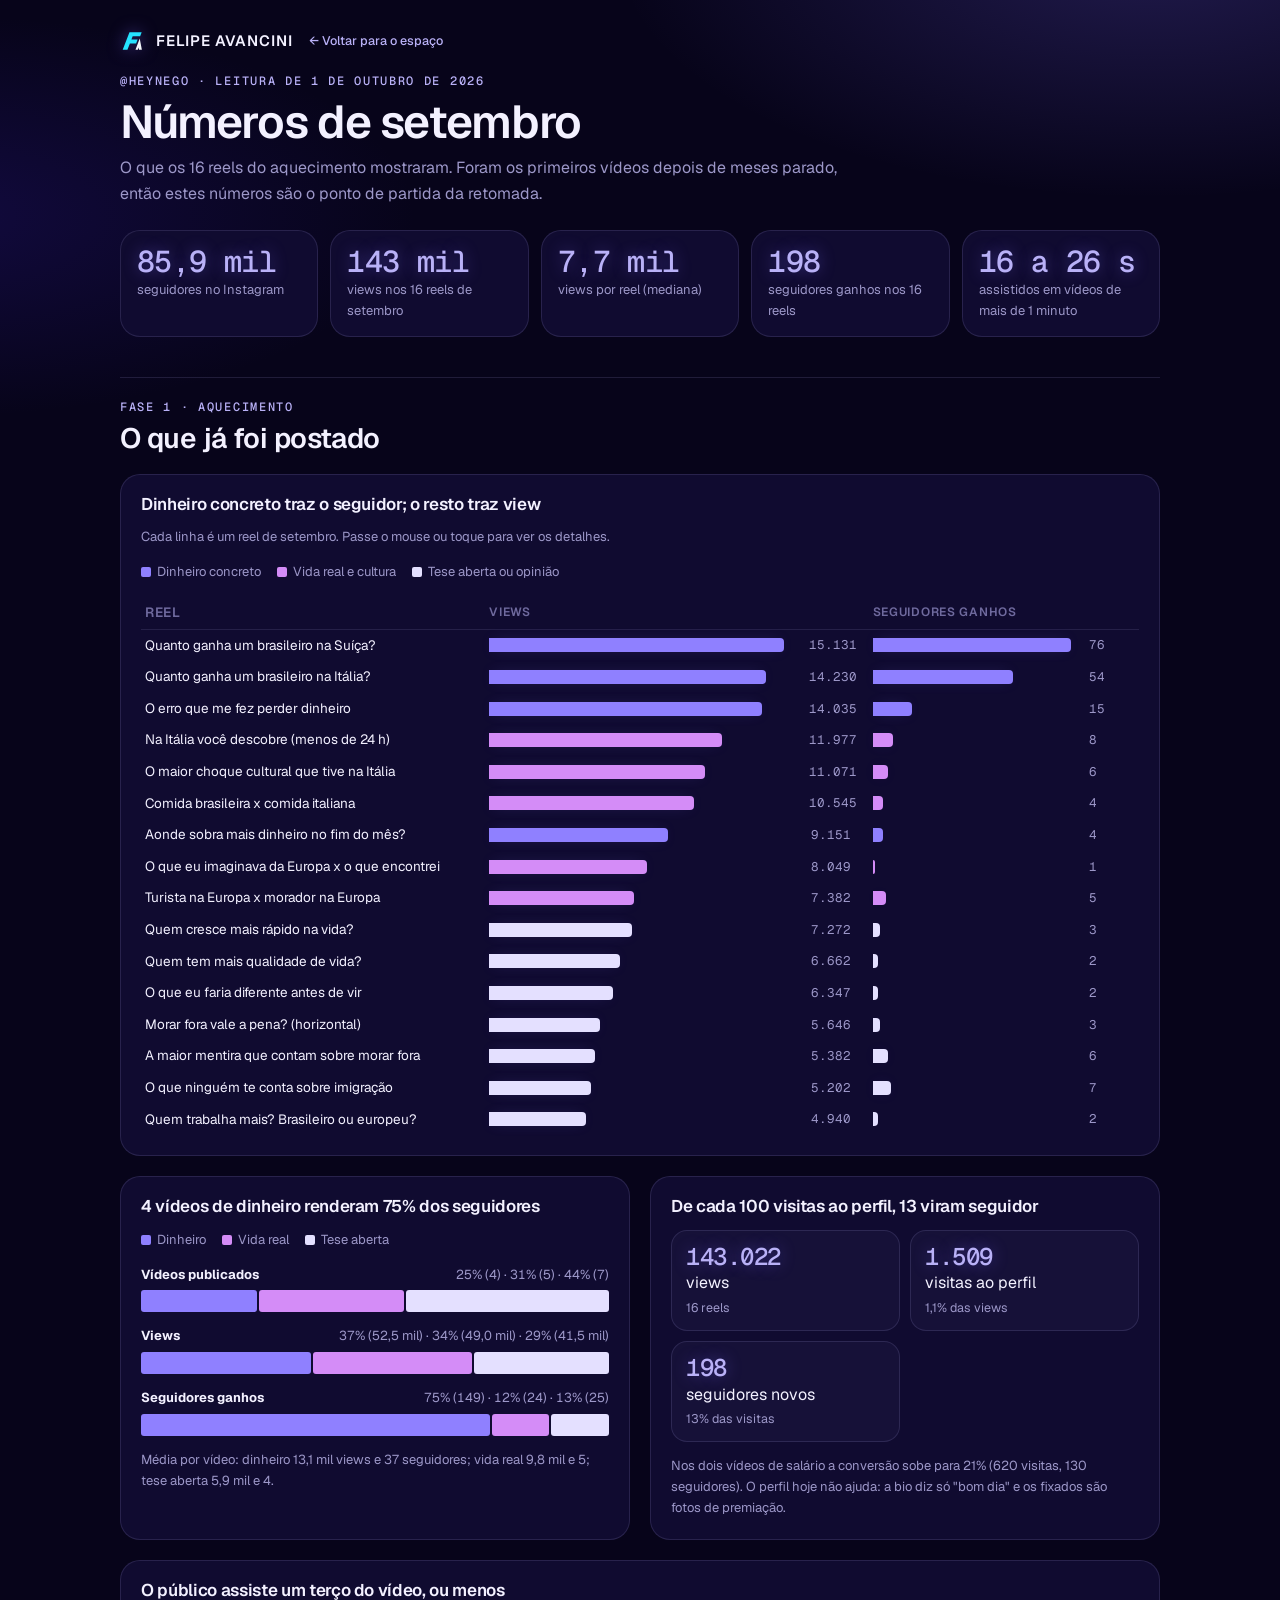
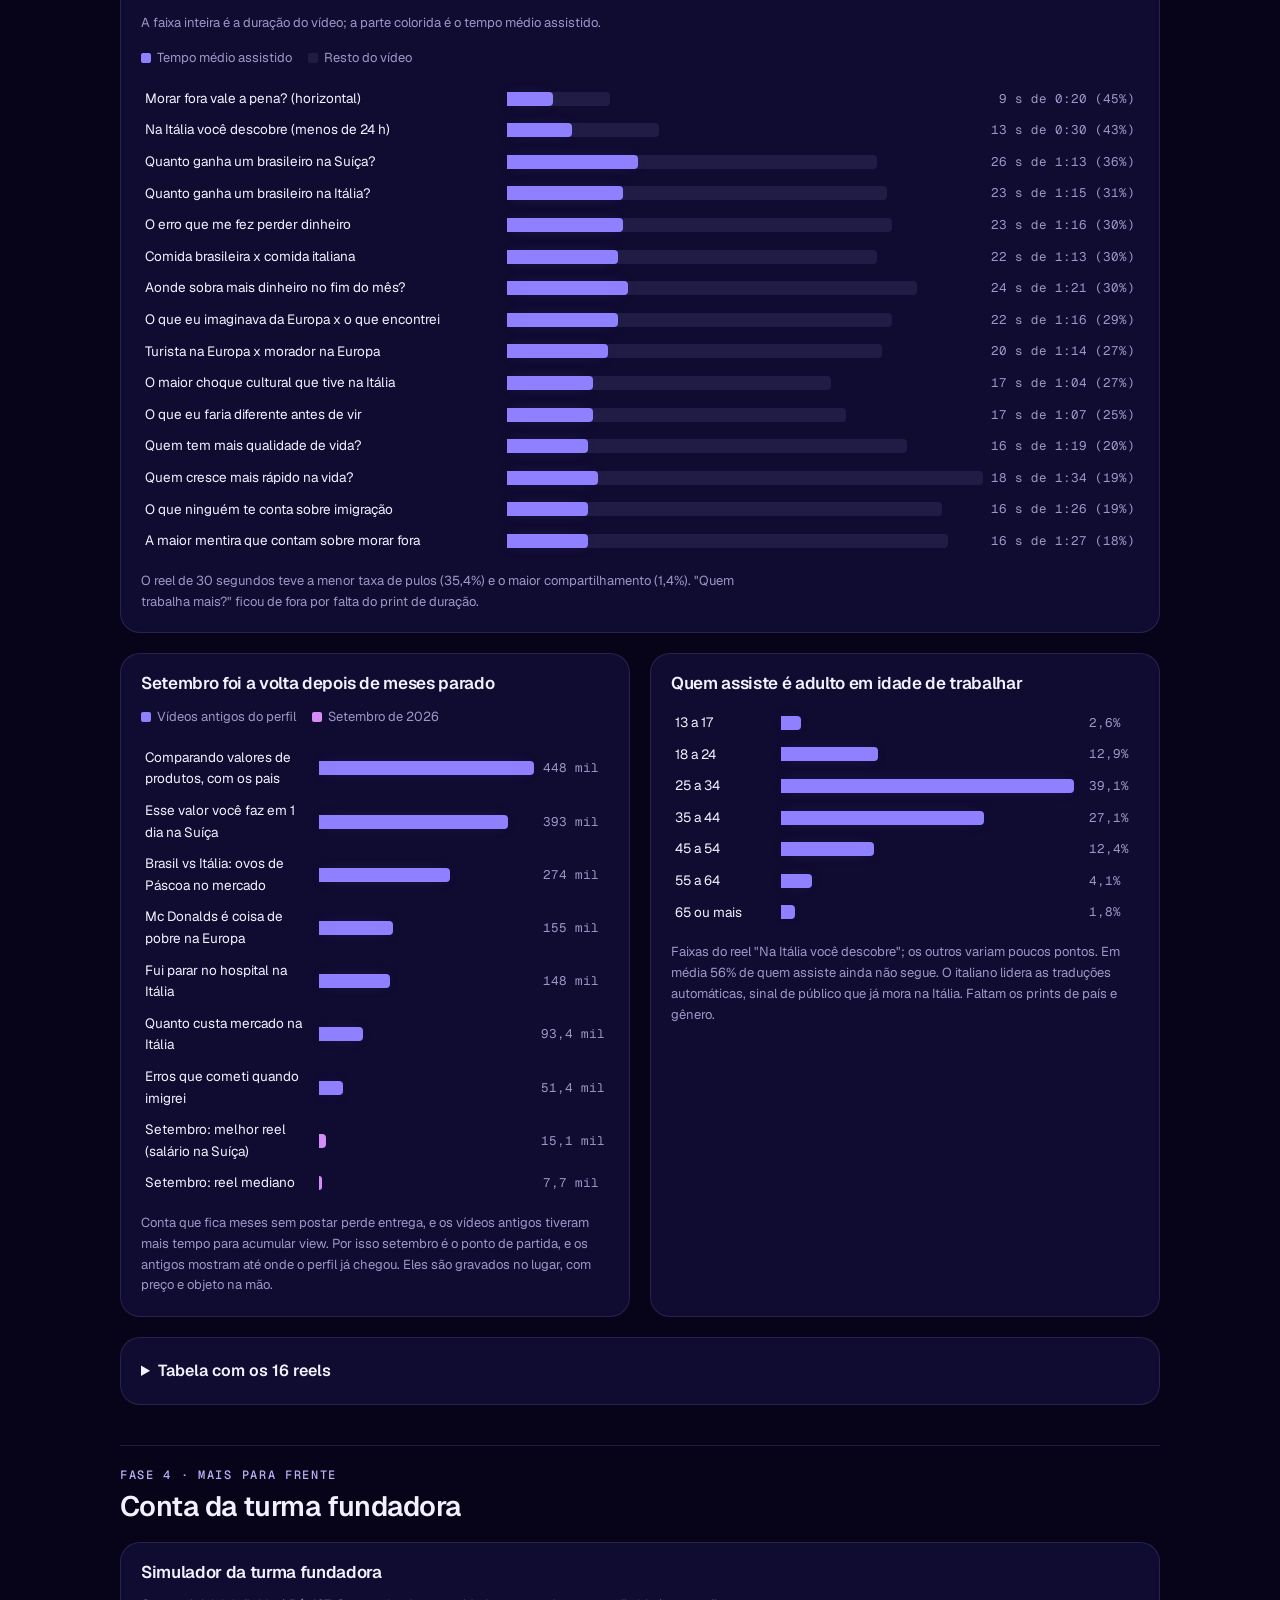
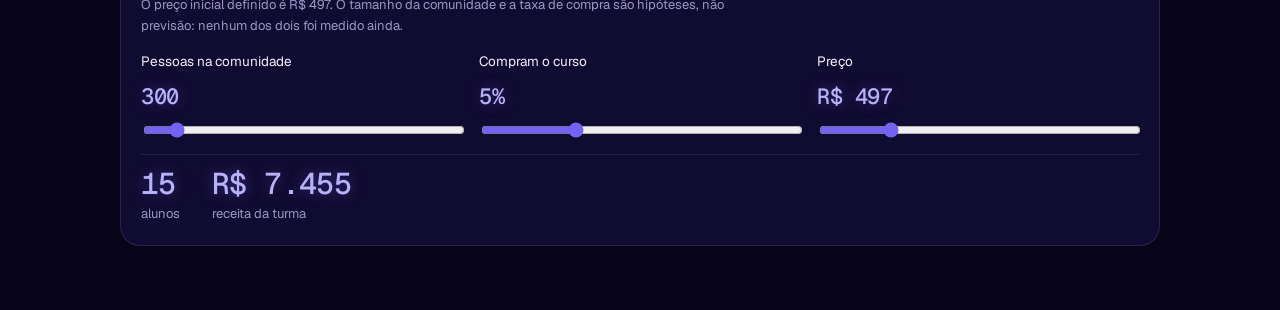
<file: numeros.html>
<!doctype html>
<html lang="pt-BR">
<head>
<meta charset="utf-8">
<meta name="viewport" content="width=device-width,initial-scale=1,viewport-fit=cover">
<meta name="robots" content="noindex,nofollow">
<meta name="description" content="Leitura dos 16 reels de setembro do @heynego e o plano para levar o público à comunidade e ao curso.">
<meta property="og:type" content="website">
<meta property="og:title" content="Painel Felipe Avancini">
<meta property="og:description" content="Leitura dos 16 reels de setembro do @heynego e o plano para levar o público à comunidade e ao curso.">
<meta name="theme-color" content="#07041A">
<link rel="icon" type="image/png" href="icone-64.png">
<style>html{-webkit-text-size-adjust:100%}body{margin:0}img{max-width:100%}[hidden]{display:none!important}</style>
<title>Números de setembro · Agente Mayal</title>
<style>
/* Layout: painel de leitura em coluna única, resumo antes do detalhe; duas metades: o que já foi postado / o que vamos fazer */
:root{
  --page:#f4f6f5; --surface:#fcfcfb; --ink:#0b0b0b; --ink2:#52514e; --muted:#898781;
  --grid:#e1e0d9; --axis:#c3c2b7; --line:rgba(11,11,11,.10);
  --s1:#2a78d6; --s2:#eb6834; --s3:#1baf7a; --track:#e6e8e6;
  --accent:#0f4c5c; --accent-ink:#ffffff; --good:#006300; --warn-bg:#fff3d6; --warn-ink:#5c4300;
  --display:"Archivo","Arial Narrow",system-ui,sans-serif;
  --body:"IBM Plex Sans",system-ui,-apple-system,"Segoe UI",sans-serif;
}
@media (prefers-color-scheme:dark){:root:not([data-theme="light"]){
  --page:#0d0d0d; --surface:#1a1a19; --ink:#ffffff; --ink2:#c3c2b7; --muted:#898781;
  --grid:#2c2c2a; --axis:#383835; --line:rgba(255,255,255,.10);
  --s1:#3987e5; --s2:#d95926; --s3:#199e70; --track:#2c2c2a;
  --accent:#7fc4d4; --accent-ink:#06222a; --good:#0ca30c; --warn-bg:#3a2e0c; --warn-ink:#fbe2a0; color-scheme:dark}}
:root[data-theme="dark"]{
  --page:#0d0d0d; --surface:#1a1a19; --ink:#ffffff; --ink2:#c3c2b7; --muted:#898781;
  --grid:#2c2c2a; --axis:#383835; --line:rgba(255,255,255,.10);
  --s1:#3987e5; --s2:#d95926; --s3:#199e70; --track:#2c2c2a;
  --accent:#7fc4d4; --accent-ink:#06222a; --good:#0ca30c; --warn-bg:#3a2e0c; --warn-ink:#fbe2a0; color-scheme:dark}
*{box-sizing:border-box}
body{background:var(--page);color:var(--ink);font-family:var(--body);font-size:15px;line-height:1.5;padding-inline:16px;padding-block:28px 64px}
.wrap{max-width:1040px;margin:0 auto;display:flex;flex-direction:column;gap:20px}
h1,h2,h3{font-family:var(--display);font-stretch:85%;text-wrap:balance;margin:0;line-height:1.1}
h1{font-size:clamp(30px,5vw,46px);font-weight:800;letter-spacing:-.01em}
h2{font-size:clamp(22px,3.2vw,28px);font-weight:700}
h3{font-size:17px;font-weight:700;font-stretch:92%}
p{margin:0;max-width:68ch}
.sub{color:var(--ink2)}
.small{font-size:13px;color:var(--ink2)}
.eyebrow{font-size:12px;letter-spacing:.09em;text-transform:uppercase;color:var(--muted);font-weight:600}
header{display:flex;flex-direction:column;gap:8px;padding-bottom:4px}
.part{margin-top:20px;padding-top:20px;border-top:2px solid var(--ink);display:flex;flex-direction:column;gap:6px}
.card{background:var(--surface);border:1px solid var(--line);border-radius:6px;padding:20px;display:flex;flex-direction:column;gap:14px;min-width:0}
.tiles{display:grid;grid-template-columns:repeat(auto-fit,minmax(170px,1fr));gap:12px}
.tile{background:var(--surface);border:1px solid var(--line);border-radius:6px;padding:14px 16px;display:flex;flex-direction:column;gap:2px}
.tile b{font-family:var(--display);font-size:30px;font-weight:700;line-height:1.1}
.tile span{font-size:13px;color:var(--ink2)}
.two{display:grid;grid-template-columns:repeat(auto-fit,minmax(300px,1fr));gap:20px}
.legend{display:flex;flex-wrap:wrap;gap:6px 16px;font-size:13px;color:var(--ink2)}
.legend i{display:inline-block;width:10px;height:10px;border-radius:2px;margin-right:6px;vertical-align:-1px}
.c1{background:var(--s1)}.c2{background:var(--s2)}.c3{background:var(--s3)}.cn{background:var(--track)}
/* linhas de barras */
.r{display:grid;grid-template-columns:minmax(0,1.25fr) minmax(0,1.4fr) minmax(0,1fr);gap:2px 16px;align-items:center;padding:5px 4px;border-radius:4px}
.r:hover,.r:focus-visible{background:var(--track);outline:none}
.r:focus-visible{box-shadow:0 0 0 2px var(--accent)}
.r.head{font-size:12px;color:var(--muted);text-transform:uppercase;letter-spacing:.06em;font-weight:600;border-bottom:1px solid var(--grid);border-radius:0}
.r.head:hover{background:none}
.lab{font-size:13.5px;min-width:0}
.cell{display:flex;align-items:center;gap:8px;min-width:0}
.trk{flex:1;min-width:0;height:14px;display:flex}
.bar{height:14px;border-radius:0 4px 4px 0;min-width:2px}
.v{font-size:12.5px;color:var(--ink2);font-variant-numeric:tabular-nums;white-space:nowrap;min-width:46px}
.r2{grid-template-columns:minmax(0,1.1fr) minmax(0,2fr)}
@media (max-width:640px){.r{grid-template-columns:1fr 1fr}.r .lab{grid-column:1/-1}.r.head .lab{display:none}.r2{grid-template-columns:1fr}}
.stack{display:flex;gap:2px;height:22px}
.stack div{border-radius:3px;min-width:3px}
.share{display:flex;flex-direction:column;gap:5px}
.share .cap{display:flex;justify-content:space-between;gap:10px;flex-wrap:wrap;font-size:13px}
.share .cap span{color:var(--ink2);font-variant-numeric:tabular-nums}
.flow{display:grid;grid-template-columns:repeat(auto-fit,minmax(150px,1fr));gap:10px;align-items:stretch}
.step{border:1px solid var(--line);border-radius:6px;padding:12px 14px;background:var(--page)}
.step b{font-family:var(--display);font-size:24px;font-weight:700;display:block;line-height:1.15}
.step small{display:block;color:var(--ink2);font-size:12.5px;margin-top:2px}
.note{background:var(--warn-bg);color:var(--warn-ink);border-radius:6px;padding:12px 14px;font-size:14px}
.note b{font-weight:600}
ul{margin:0;padding-left:18px;display:flex;flex-direction:column;gap:6px;max-width:70ch}
#tip{position:fixed;z-index:9;pointer-events:none;background:var(--ink);color:var(--surface);font-size:12.5px;line-height:1.45;padding:8px 10px;border-radius:5px;max-width:260px}
/* funil */
.funnel{display:flex;flex-direction:column;gap:8px;align-items:center}
.stage{border:1px solid var(--line);background:var(--page);border-radius:6px;padding:12px 16px;display:grid;grid-template-columns:minmax(0,150px) minmax(0,1fr);gap:4px 16px}
.stage h3{font-size:16px}
.stage .pct{font-size:12.5px;color:var(--muted);font-weight:600}
.stage.final{background:var(--accent);color:var(--accent-ink);border-color:transparent}
.stage.final .pct,.stage.final .small{color:var(--accent-ink);opacity:.85}
@media (max-width:640px){.stage{grid-template-columns:1fr;width:100%!important}}
table{border-collapse:collapse;width:100%;font-size:13px}
th,td{padding:7px 10px;text-align:right;border-bottom:1px solid var(--grid);white-space:nowrap;font-variant-numeric:tabular-nums}
th{color:var(--muted);font-weight:600;font-size:12px;text-transform:uppercase;letter-spacing:.05em}
th:first-child,td:first-child{text-align:left;white-space:normal;min-width:190px}
.scroll{overflow-x:auto}
details summary{cursor:pointer;font-weight:600}
details summary:focus-visible,input:focus-visible{outline:2px solid var(--accent);outline-offset:2px}
.plan td,.plan th{text-align:left;white-space:normal;vertical-align:top}
.calc{display:grid;grid-template-columns:repeat(auto-fit,minmax(220px,1fr));gap:16px}
.calc label{display:flex;flex-direction:column;gap:6px;font-size:13.5px}
.calc input[type=range]{width:100%;accent-color:var(--accent)}
.calc output{font-family:var(--display);font-size:22px;font-weight:700}
.result{display:flex;flex-wrap:wrap;gap:12px 32px;padding-top:12px;border-top:1px solid var(--grid)}
.result b{font-family:var(--display);font-size:30px;display:block;line-height:1.1}
.pill{display:inline-block;font-size:12px;font-weight:600;padding:2px 8px;border-radius:99px;border:1px solid var(--axis);color:var(--ink2)}
</style>
<meta name="color-scheme" content="dark">
<style>
/* Identidade da Mayal Hub, a mesma do Agente Mayal: Vácuo, Abismo, luz violeta, Geist e Geist Mono.
   As três séries dos gráficos ficam na família violeta: pulsar, orquídea e estelar. */
@font-face{font-family:"Geist";src:url(fonts/geist.woff2) format("woff2");font-weight:100 900;font-style:normal;font-display:swap}
@font-face{font-family:"Geist Mono";src:url(fonts/geist-mono.woff2) format("woff2");font-weight:100 900;font-style:normal;font-display:swap}
html:root:root{
  --page:#07041A; --surface:#100B30; --ink:#F3F1FF; --ink2:#9C97C8; --muted:#6F6A9E;
  --grid:rgba(185,177,247,.12); --axis:rgba(185,177,247,.3); --line:rgba(185,177,247,.14);
  --s1:#8F80FF; --s2:#D48CF7; --s3:#E4E0FF; --track:rgba(185,177,247,.1);
  --accent:#7462F0; --accent-ink:#F3F1FF; --warn-bg:rgba(212,140,247,.12); --warn-ink:#D48CF7;
  --display:"Geist",system-ui,-apple-system,"Segoe UI",sans-serif; --body:"Geist",system-ui,-apple-system,"Segoe UI",sans-serif; color-scheme:dark}
body{background:radial-gradient(60% 40% at 90% -6%,rgba(116,98,240,.24),transparent 70%),radial-gradient(55% 32% at -6% 24%,rgba(46,26,158,.28),transparent 70%),#07041A;background-attachment:fixed;font-size:16px;line-height:1.6}
h1{font-weight:600;font-stretch:normal;letter-spacing:-.03em;line-height:1.04}
h2,h3{font-weight:600;font-stretch:normal;letter-spacing:-.02em}
.eyebrow{font-family:"Geist Mono",ui-monospace,monospace;font-weight:500;letter-spacing:.14em;color:#B9B1F7}
.card,.tile{border-radius:20px}
.tile b,.step b,.result b,.calc output{font-family:"Geist Mono",ui-monospace,monospace;font-weight:500;letter-spacing:-.02em;color:#B9B1F7;text-shadow:0 0 16px rgba(116,98,240,.45)}
.v{font-family:"Geist Mono",ui-monospace,monospace}
.tile b{font-size:clamp(22px,6vw,30px);white-space:nowrap}
.step{border-radius:16px;background:rgba(185,177,247,.04)}
.part{border-top:1px solid var(--line)}
.bar{box-shadow:0 0 14px -6px rgba(116,98,240,.8)}
.stage.final{box-shadow:0 0 26px -8px rgba(116,98,240,.8)}
#tip{background:#F3F1FF;color:#07041A;border-radius:10px}
.volta{display:inline-flex;align-items:center;gap:10px;font-weight:600;letter-spacing:.06em;font-size:15px;color:var(--ink);text-decoration:none;margin-bottom:10px}
.volta svg{width:26px;height:26px;filter:drop-shadow(0 0 8px rgba(116,98,240,.55))}
.volta small{color:#B9B1F7;font-weight:500;letter-spacing:0;margin-left:6px}
</style>
</head>
<body>
<div class="wrap">
<header>
  <a class="volta" href="./"><svg viewBox="0 0 48 48" aria-hidden="true"><path d="M5 40 17.5 8H40l-2.8 7.2H23.4l-2.3 6h11.4l-2.8 7.2H18.3L13.7 40z" fill="#25E3FF"/><path d="M28.6 40 36.4 19.6 40.4 40h-5.2l-.7-4.2-1.6 4.2z" fill="#F2F6FA"/></svg>FELIPE AVANCINI <small>← Voltar para o espaço</small></a>
  <span class="eyebrow">@heynego · leitura de 1 de outubro de 2026</span>
  <h1>Números de setembro</h1>
  <p class="sub">O que os 16 reels do aquecimento mostraram. Foram os primeiros vídeos depois de meses parado, então estes números são o ponto de partida da retomada.</p>
</header>

<div class="tiles">
  <div class="tile"><b>85,9 mil</b><span>seguidores no Instagram</span></div>
  <div class="tile"><b>143 mil</b><span>views nos 16 reels de setembro</span></div>
  <div class="tile"><b>7,7 mil</b><span>views por reel (mediana)</span></div>
  <div class="tile"><b>198</b><span>seguidores ganhos nos 16 reels</span></div>
  <div class="tile"><b>16 a 26 s</b><span>assistidos em vídeos de mais de 1 minuto</span></div>
</div>

<div class="part"><span class="eyebrow">Fase 1 · aquecimento</span><h2>O que já foi postado</h2></div>

<section class="card">
  <h3>Dinheiro concreto traz o seguidor; o resto traz view</h3>
  <p class="small">Cada linha é um reel de setembro. Passe o mouse ou toque para ver os detalhes.</p>
  <div class="legend"><span><i class="c1"></i>Dinheiro concreto</span><span><i class="c2"></i>Vida real e cultura</span><span><i class="c3"></i>Tese aberta ou opinião</span></div>
  <div id="reels"></div>
</section>

<div class="two">
  <section class="card">
    <h3>4 vídeos de dinheiro renderam 75% dos seguidores</h3>
    <div class="legend"><span><i class="c1"></i>Dinheiro</span><span><i class="c2"></i>Vida real</span><span><i class="c3"></i>Tese aberta</span></div>
    <div id="shares" style="display:flex;flex-direction:column;gap:14px"></div>
    <p class="small">Média por vídeo: dinheiro 13,1 mil views e 37 seguidores; vida real 9,8 mil e 5; tese aberta 5,9 mil e 4.</p>
  </section>
  <section class="card">
    <h3>De cada 100 visitas ao perfil, 13 viram seguidor</h3>
    <div class="flow">
      <div class="step"><b>143.022</b>views<small>16 reels</small></div>
      <div class="step"><b>1.509</b>visitas ao perfil<small>1,1% das views</small></div>
      <div class="step"><b>198</b>seguidores novos<small>13% das visitas</small></div>
    </div>
    <p class="small">Nos dois vídeos de salário a conversão sobe para 21% (620 visitas, 130 seguidores). O perfil hoje não ajuda: a bio diz só "bom dia" e os fixados são fotos de premiação.</p>
  </section>
</div>

<section class="card">
  <h3>O público assiste um terço do vídeo, ou menos</h3>
  <p class="small">A faixa inteira é a duração do vídeo; a parte colorida é o tempo médio assistido.</p>
  <div class="legend"><span><i class="c1"></i>Tempo médio assistido</span><span><i class="cn"></i>Resto do vídeo</span></div>
  <div id="dur"></div>
  <p class="small">O reel de 30 segundos teve a menor taxa de pulos (35,4%) e o maior compartilhamento (1,4%). "Quem trabalha mais?" ficou de fora por falta do print de duração.</p>
</section>

<div class="two">
  <section class="card">
    <h3>Setembro foi a volta depois de meses parado</h3>
    <div class="legend"><span><i class="c1"></i>Vídeos antigos do perfil</span><span><i class="c2"></i>Setembro de 2026</span></div>
    <div id="old"></div>
    <p class="small">Conta que fica meses sem postar perde entrega, e os vídeos antigos tiveram mais tempo para acumular view. Por isso setembro é o ponto de partida, e os antigos mostram até onde o perfil já chegou. Eles são gravados no lugar, com preço e objeto na mão.</p>
  </section>
  <section class="card">
    <h3>Quem assiste é adulto em idade de trabalhar</h3>
    <div id="age"></div>
    <p class="small">Faixas do reel "Na Itália você descobre"; os outros variam poucos pontos. Em média 56% de quem assiste ainda não segue. O italiano lidera as traduções automáticas, sinal de público que já mora na Itália. Faltam os prints de país e gênero.</p>
  </section>
</div>

<section class="card">
  <details>
    <summary>Tabela com os 16 reels</summary>
    <div class="scroll" style="margin-top:12px"><table id="tbl"></table></div>
  </details>
</section>

<div class="part"><span class="eyebrow">Fase 4 · mais para frente</span><h2>Conta da turma fundadora</h2></div>

<section class="card">
  <h3>Simulador da turma fundadora</h3>
  <p class="small">O preço inicial definido é R$ 497. O tamanho da comunidade e a taxa de compra são hipóteses, não previsão: nenhum dos dois foi medido ainda.</p>
  <div class="calc">
    <label for="g">Pessoas na comunidade<output id="go">300</output><input id="g" type="range" min="50" max="3000" step="50" value="300"></label>
    <label for="c">Compram o curso <output id="co">5%</output><input id="c" type="range" min="1" max="15" step="1" value="5"></label>
    <label for="p">Preço <output id="po">R$ 497</output><input id="p" type="range" min="97" max="1997" step="100" value="497"></label>
  </div>
  <div class="result"><div><b id="ra">15</b><span class="small">alunos</span></div><div><b id="rr">R$ 7.455</b><span class="small">receita da turma</span></div></div>
</section>
</div>
<div id="tip" hidden></div>

<script>
const R=[
["Quanto ganha um brasileiro na Suíça?",1,"4/set",15131,73,26,38.0,76,357,68],
["Quanto ganha um brasileiro na Itália?",1,"4/set",14230,75,23,40.2,54,263,54],
["O erro que me fez perder dinheiro",1,"5/set",14035,76,23,43.8,15,200,42],
["Na Itália você descobre (menos de 24 h)",2,"30/set",11977,30,13,35.4,8,65,43],
["O maior choque cultural que tive na Itália",2,"14/set",11071,64,17,44.8,6,50,13],
["Comida brasileira x comida italiana",2,"8/set",10545,73,22,37.3,4,57,22],
["Aonde sobra mais dinheiro no fim do mês?",1,"3/set",9151,81,24,39.4,4,85,20],
["O que eu imaginava da Europa x o que encontrei",2,"3/set",8049,76,22,41.4,1,92,18],
["Turista na Europa x morador na Europa",2,"3/set",7382,74,20,40.3,5,64,24],
["Quem cresce mais rápido na vida?",3,"5/set",7272,94,18,40.9,3,59,23],
["Quem tem mais qualidade de vida?",3,"25/set",6662,79,16,45.1,2,56,30],
["O que eu faria diferente antes de vir",3,"26/set",6347,67,17,41.7,2,40,17],
["Morar fora vale a pena? (horizontal)",3,"14/set",5646,20,9,48.2,3,23,21],
["A maior mentira que contam sobre morar fora",3,"4/set",5382,87,16,42.1,6,34,13],
["O que ninguém te conta sobre imigração",3,"9/set",5202,86,16,44.9,7,34,17],
["Quem trabalha mais? Brasileiro ou europeu?",3,"set",4940,null,19,null,2,30,3]
];
const CAT={1:"Dinheiro concreto",2:"Vida real e cultura",3:"Tese aberta ou opinião"};
const n=x=>x.toLocaleString("pt-BR");
const mmss=s=>Math.floor(s/60)+":"+String(s%60).padStart(2,"0");
const $=id=>document.getElementById(id);
const tipOf=r=>`<b>${r[0]}</b><br>${CAT[r[1]]} · ${r[2]}<br>${n(r[3])} views · ${r[7]} seguidores<br>${r[8]} visitas ao perfil · ${r[9]} salvamentos`+(r[4]?`<br>${mmss(r[4])} de duração · ${r[5]} s assistidos`:"")+(r[6]?`<br>${n(r[6])}% de pulos`:"");

$("reels").innerHTML=`<div class="r head"><span class="lab">Reel</span><span>Views</span><span>Seguidores ganhos</span></div>`+
R.map((r,i)=>`<div class="r" tabindex="0" data-i="${i}"><span class="lab">${r[0]}</span>
<span class="cell"><span class="trk"><span class="bar c${r[1]}" style="width:${r[3]/16000*100}%"></span></span><span class="v">${n(r[3])}</span></span>
<span class="cell"><span class="trk"><span class="bar c${r[1]}" style="width:${r[7]/80*100}%"></span></span><span class="v">${r[7]}</span></span></div>`).join("");

const SH=[["Vídeos publicados",[25,31.25,43.75],["4","5","7"]],["Views",[36.7,34.3,29.0],["52,5 mil","49,0 mil","41,5 mil"]],["Seguidores ganhos",[75.3,12.1,12.6],["149","24","25"]]];
$("shares").innerHTML=SH.map(s=>`<div class="share"><div class="cap"><b>${s[0]}</b><span>${s[1].map((p,i)=>Math.round(p)+"% ("+s[2][i]+")").join(" · ")}</span></div>
<div class="stack">${s[1].map((p,i)=>`<div class="c${i+1}" style="width:${p}%"></div>`).join("")}</div></div>`).join("");

$("dur").innerHTML=R.filter(r=>r[4]).sort((a,b)=>b[5]/b[4]-a[5]/a[4]).map(r=>`<div class="r r2" tabindex="0" data-i="${R.indexOf(r)}"><span class="lab">${r[0]}</span>
<span class="cell"><span class="trk"><span style="display:flex;width:${r[4]/94*100}%;background:var(--track);border-radius:0 4px 4px 0"><span class="bar c1" style="width:${r[5]/r[4]*100}%"></span></span></span><span class="v" style="min-width:118px">${r[5]} s de ${mmss(r[4])} (${Math.round(r[5]/r[4]*100)}%)</span></span></div>`).join("");

const OLD=[["Comparando valores de produtos, com os pais",448,1],["Esse valor você faz em 1 dia na Suíça",393,1],["Brasil vs Itália: ovos de Páscoa no mercado",274,1],["Mc Donalds é coisa de pobre na Europa",155,1],["Fui parar no hospital na Itália",148,1],["Quanto custa mercado na Itália",93.4,1],["Erros que cometi quando imigrei",51.4,1],["Setembro: melhor reel (salário na Suíça)",15.1,2],["Setembro: reel mediano",7.7,2]];
$("old").innerHTML=OLD.map(o=>`<div class="r r2" tabindex="0" data-t="<b>${o[0]}</b><br>${n(o[1])} mil views"><span class="lab">${o[0]}</span>
<span class="cell"><span class="trk"><span class="bar c${o[2]}" style="width:${o[1]/450*100}%"></span></span><span class="v" style="min-width:62px">${n(o[1])} mil</span></span></div>`).join("");

const AGE=[["13 a 17",2.6],["18 a 24",12.9],["25 a 34",39.1],["35 a 44",27.1],["45 a 54",12.4],["55 a 64",4.1],["65 ou mais",1.8]];
$("age").innerHTML=AGE.map(a=>`<div class="r r2" tabindex="0" data-t="<b>${a[0]} anos</b><br>${n(a[1])}% de quem assistiu" style="grid-template-columns:90px minmax(0,1fr)"><span class="lab">${a[0]}</span>
<span class="cell"><span class="trk"><span class="bar c1" style="width:${a[1]/40*100}%"></span></span><span class="v">${n(a[1])}%</span></span></div>`).join("");

$("tbl").innerHTML=`<tr><th>Reel</th><th>Tema</th><th>Data</th><th>Views</th><th>Duração</th><th>Assistido</th><th>Pulos</th><th>Seguidores</th><th>Visitas</th><th>Salvos</th></tr>`+
R.map(r=>`<tr><td>${r[0]}</td><td>${CAT[r[1]]}</td><td>${r[2]}</td><td>${n(r[3])}</td><td>${r[4]?mmss(r[4]):"n/d"}</td><td>${r[5]} s</td><td>${r[6]?n(r[6])+"%":"n/d"}</td><td>${r[7]}</td><td>${r[8]}</td><td>${r[9]}</td></tr>`).join("");

const tip=$("tip");
function show(el,x,y){tip.innerHTML=el.dataset.t||tipOf(R[+el.dataset.i]);tip.hidden=false;
  const w=tip.offsetWidth,h=tip.offsetHeight;
  tip.style.left=Math.max(8,Math.min(x+14,innerWidth-w-8))+"px";
  tip.style.top=(y+18+h>innerHeight?y-h-10:y+18)+"px";}
document.querySelectorAll(".r[tabindex]").forEach(el=>{
  el.addEventListener("mousemove",e=>show(el,e.clientX,e.clientY));
  el.addEventListener("mouseleave",()=>tip.hidden=true);
  el.addEventListener("focus",()=>{const b=el.getBoundingClientRect();show(el,b.left+20,b.bottom-10)});
  el.addEventListener("blur",()=>tip.hidden=true);
});
addEventListener("scroll",()=>tip.hidden=true,{passive:true});

function calc(){const g=+$("g").value,c=+$("c").value,p=+$("p").value,a=Math.round(g*c/100);
  $("go").textContent=n(g);$("co").textContent=c+"%";$("po").textContent="R$ "+n(p);
  $("ra").textContent=n(a);$("rr").textContent="R$ "+n(a*p);}
["g","c","p"].forEach(i=>$(i).addEventListener("input",calc));calc();
</script>
</body>
</html>
</file>
<file: agente-mayal.css>
/* Agente Mayal. Identidade da Mayal Hub (MazyOS/identidade/design-guide.md): espaço profundo, luz violeta
   vindo de um ponto, Geist pros textos e Geist Mono pra rótulos, números e dados. Títulos em duas partes:
   a afirmação em Estelar, o complemento em Halo. Os estados usam só a família violeta, cada um com um tom:
   orquídea = a fazer, estelar = gravado/feito, pulsar = postado/agora, brasa = travado/erro. */
@font-face{font-family:"Geist";src:url(fonts/geist.woff2) format("woff2");font-weight:100 900;font-style:normal;font-display:swap}
@font-face{font-family:"Geist Mono";src:url(fonts/geist-mono.woff2) format("woff2");font-weight:100 900;font-style:normal;font-display:swap}
:root{
  --vacuo:#07041A; --abismo:#100B30; --elevado:#17113F; --orbita:#2E1A9E; --pulsar:#7462F0; --halo:#B9B1F7;
  --estelar:#F3F1FF; --poeira:#9C97C8; --nevoa:#6F6A9E;
  --fio:rgba(185,177,247,.14); --fio-forte:rgba(185,177,247,.3);
  /* tons dos estados, em r,g,b (o pulsar aqui é um pouco mais claro, pra ler como texto sobre o Abismo) */
  --t-halo:185,177,247; --t-pulsar:143,128,255; --t-estelar:243,241,255; --t-orquidea:212,140,247; --t-brasa:240,98,166;
  --h:var(--t-halo);
  --sans:"Geist",system-ui,-apple-system,"Segoe UI",sans-serif;
  --mono:"Geist Mono",ui-monospace,"SF Mono",Menlo,Consolas,monospace;
  color-scheme:dark;
}
*{box-sizing:border-box}
html{-webkit-text-size-adjust:100%;scroll-behavior:smooth;scroll-padding-top:68px}
body{margin:0;color:var(--estelar);font-family:var(--sans);font-size:16px;line-height:1.6;
  background:
    radial-gradient(1px 1px at 22px 34px,rgba(243,241,255,.32),transparent 60%),
    radial-gradient(1px 1px at 148px 96px,rgba(243,241,255,.22),transparent 60%),
    radial-gradient(1.5px 1.5px at 236px 188px,rgba(185,177,247,.3),transparent 60%),
    radial-gradient(60% 40% at 90% -6%,rgba(116,98,240,.24),transparent 70%),
    radial-gradient(55% 32% at -6% 24%,rgba(46,26,158,.28),transparent 70%),
    var(--vacuo);
  background-size:280px 280px,280px 280px,280px 280px,auto,auto,auto;background-attachment:fixed}
::selection{background:rgba(116,98,240,.45);color:var(--estelar)}
h1,h2,h3{margin:0;font-weight:600;letter-spacing:-.03em;line-height:1.04;text-wrap:balance}
h1{font-size:clamp(36px,9vw,58px)}
h1 span{display:block;color:var(--estelar)}
h1 b{display:block;font-weight:600;color:var(--halo)}
h2{font-size:clamp(28px,6.5vw,40px)}
h3{font-size:19px;letter-spacing:-.015em;line-height:1.2}
p{margin:0}
a{color:inherit}
.col{max-width:780px;margin:0 auto;padding-inline:16px}
.small{font-size:14.5px;color:var(--poeira)}
.tag{font-family:var(--mono);font-weight:500;font-size:12px;letter-spacing:.14em;text-transform:uppercase;color:var(--halo)}
.dm{font-family:var(--mono);font-weight:500;font-variant-numeric:tabular-nums}
.mono{font-family:var(--mono);font-weight:500;font-variant-numeric:tabular-nums}

/* tons */
.h-orquidea,.pronto,.st-pronto{--h:var(--t-orquidea)}
.h-estelar,.gravado,.st-gravado{--h:var(--t-estelar)}
.h-pulsar,.postado,.st-postado{--h:var(--t-pulsar)}
.h-brasa,.depende,.st-depende{--h:var(--t-brasa)}

/* marca: o rosto do Agente Mayal + AGENTE em Mono e MAYAL em Geist, como MAYAL HUB no logo */
.logo{display:inline-flex;align-items:center;gap:10px;text-decoration:none;color:var(--estelar);font-weight:600;letter-spacing:.06em;font-size:15px;white-space:nowrap}
.logo svg{width:28px;height:28px;flex:none;filter:drop-shadow(0 0 8px rgba(116,98,240,.55))}
.logo small{display:block;font-family:var(--mono);font-size:10px;font-weight:400;letter-spacing:.2em;color:var(--poeira)}
.marca-avatar{width:30px;height:30px;flex:none;border-radius:9px;border:1px solid var(--fio-forte);box-shadow:0 0 16px -4px rgba(116,98,240,.8);object-fit:cover;background:var(--vacuo)}
.marca-nome{display:inline-flex;align-items:baseline;gap:7px}
.marca-nome i{font-style:normal;font-family:var(--mono);font-weight:400;font-size:.78em;letter-spacing:.2em;color:var(--halo)}
.marca-nome b{font-weight:600;letter-spacing:.08em;color:var(--estelar)}
.logo.grande{font-size:22px;gap:14px}
.logo.grande .marca-avatar{width:44px;height:44px;border-radius:13px}

/* tag de sistema: cápsula em gradiente com o nome + texto curto */
.selo-sis{display:inline-flex;align-items:center;gap:10px;align-self:flex-start;max-width:100%;padding:4px 12px 4px 4px;border:1px solid var(--fio-forte);border-radius:999px;background:rgba(16,11,48,.6);font-family:var(--mono);font-size:11.5px;letter-spacing:.14em;text-transform:uppercase;color:var(--poeira)}
.selo-sis b{flex:none;font-weight:500;color:var(--estelar);padding:4px 10px;border-radius:999px;background:linear-gradient(135deg,var(--pulsar),var(--orbita));box-shadow:inset 0 1px 0 rgba(243,241,255,.25)}
.selo-sis span{min-width:0;overflow:hidden;text-overflow:ellipsis;white-space:nowrap}

nav{position:sticky;top:0;z-index:5;background:rgba(7,4,26,.74);backdrop-filter:blur(14px);-webkit-backdrop-filter:blur(14px);border-bottom:1px solid var(--fio)}
nav .col{display:flex;align-items:center;gap:14px}
nav .links{display:flex;gap:2px;overflow-x:auto;scrollbar-width:none;margin-left:auto}
nav .links::-webkit-scrollbar{display:none}
nav .links a{flex:none;padding:16px 10px;font-size:14px;font-weight:500;text-decoration:none;color:var(--poeira);white-space:nowrap;transition:color .2s}
nav .links a:hover,nav .links a:focus-visible{color:var(--estelar)}
@media (max-width:560px){nav .logo>span:not(.sigla),nav .logo .marca-nome{display:none}}

.topo{padding-block:44px 8px}
.topo .col{display:flex;flex-direction:column;gap:18px}
.topo .lead{color:var(--poeira);max-width:46ch;font-size:17px}
.live{display:inline-flex;align-items:center;gap:8px;align-self:flex-start;font-family:var(--mono);font-size:11.5px;font-weight:500;letter-spacing:.14em;text-transform:uppercase;padding:6px 12px;border-radius:999px;border:1px solid rgba(var(--h),.45);color:rgb(var(--h));background:rgba(var(--h),.08)}
.live i{width:7px;height:7px;border-radius:50%;background:rgb(var(--h));box-shadow:0 0 10px rgb(var(--h));animation:pisca 1.8s ease-in-out infinite}
.stats{display:grid;grid-template-columns:repeat(4,1fr);border-top:1px solid var(--fio);margin-top:10px}
.stat{padding:20px 0 6px 14px;border-left:1px solid var(--fio);display:flex;flex-direction:column;gap:4px}
.stat:first-child{border-left:0;padding-left:0}
.stat b{font-family:var(--mono);font-weight:500;font-size:clamp(34px,9vw,52px);line-height:1;letter-spacing:-.02em;font-variant-numeric:tabular-nums;color:rgb(var(--h));text-shadow:0 0 18px rgba(var(--h),.4)}
.stat span{font-size:13.5px;color:var(--poeira)}
@media (max-width:520px){.stats{grid-template-columns:1fr 1fr}.stat:nth-child(3){border-left:0;padding-left:0}.stat:nth-child(n+3){border-top:1px solid var(--fio)}}
/* trilho dos roteiros, um nó por vídeo */
.rail{display:flex;justify-content:space-between;position:relative;margin-top:6px;padding-top:4px}
.rail::before{content:"";position:absolute;left:8px;right:8px;top:11px;border-top:1px dashed var(--fio-forte)}
.nodo{position:relative;display:flex;flex-direction:column;align-items:center;gap:8px;text-decoration:none;color:var(--nevoa);font-family:var(--mono);font-weight:500;font-size:12px}
.nodo i{width:14px;height:14px;border-radius:50%;background:rgb(var(--h));box-shadow:0 0 0 4px var(--vacuo),0 0 14px 2px rgba(var(--h),.6);transition:transform .2s}
.nodo:hover i{transform:scale(1.35)}
.nodo.st-postado,.nodo.st-gravado{color:rgb(var(--h))}

main{display:flex;flex-direction:column;gap:64px;padding-block:44px 130px}
section{display:flex;flex-direction:column;gap:14px}
.cab{display:flex;flex-direction:column;gap:12px;margin-bottom:6px}

/* cartões: Abismo com fio; o destaque ganha a luz do tom vindo de cima */
.card{background:var(--abismo);border:1px solid var(--fio);border-radius:20px;padding:20px}
.glow{background:radial-gradient(130% 90% at 50% -10%,rgba(var(--h),.14),transparent 62%),var(--abismo);border:1px solid rgba(var(--h),.42);
  box-shadow:inset 0 1px 0 rgba(var(--h),.4),0 0 32px -12px rgba(var(--h),.55)}
.bloco{display:flex;flex-direction:column;gap:8px}

/* agora */
.agora{display:grid;grid-template-columns:auto 1fr;gap:4px 16px;align-items:start;transition:transform .25s}
.agora:hover{transform:translateY(-2px)}
.agora .n{font-family:var(--mono);font-weight:500;font-size:44px;line-height:.9;color:rgb(var(--h));text-shadow:0 0 16px rgba(var(--h),.45);grid-row:span 3;min-width:34px}
.agora .acoes{display:flex;flex-wrap:wrap;gap:8px;margin-top:10px}

/* botões: principal em gradiente de Pulsar com anel suave; secundário com fio forte sobre Abismo */
.btn{font:inherit;font-size:14px;font-weight:500;border:1px solid var(--fio-forte);background:var(--abismo);color:var(--estelar);padding:9px 16px;border-radius:14px;cursor:pointer;text-decoration:none;display:inline-flex;align-items:center;gap:6px;min-height:44px;transition:background .2s,box-shadow .2s,transform .15s,border-color .2s}
.btn:hover{border-color:rgba(185,177,247,.55);background:var(--elevado)}
.btn:active{transform:scale(.97)}
.btn.cheio{background:linear-gradient(180deg,#8B7BFF 0%,var(--pulsar) 55%,#5A48D6 100%);border-color:rgba(185,177,247,.35);color:#fff;box-shadow:0 0 0 4px rgba(116,98,240,.15),0 10px 24px -10px rgba(116,98,240,.9),inset 0 1px 0 rgba(243,241,255,.3)}
.btn.cheio:hover{box-shadow:0 0 0 4px rgba(116,98,240,.25),0 12px 28px -10px rgba(116,98,240,1),inset 0 1px 0 rgba(243,241,255,.3)}
.btn[aria-pressed="true"]{background:var(--estelar);border-color:var(--estelar);color:var(--vacuo);box-shadow:0 0 22px -6px rgba(243,241,255,.6)}
.btn.mini{min-height:36px;padding:5px 12px;font-size:13px;border-radius:12px}
.btn:focus-visible,summary:focus-visible,nav a:focus-visible,.ck:focus-visible,.linkbtn:focus-visible{outline:2px solid rgb(var(--t-pulsar));outline-offset:2px}

.pill{display:inline-flex;align-items:center;gap:6px;font-size:12px;font-weight:500;padding:3px 10px;border-radius:999px;border:1px solid rgba(var(--h),.5);color:rgb(var(--h));background:rgba(var(--h),.08);white-space:nowrap}
.pill::before{content:"";width:6px;height:6px;border-radius:50%;background:rgb(var(--h));box-shadow:0 0 8px rgb(var(--h))}
.pill.quem{--h:var(--t-halo);color:var(--poeira);border-color:var(--fio);background:none}
.pill.quem::before{display:none}

/* semana */
.chart{display:flex;align-items:flex-end;gap:6px;height:130px;padding-top:8px}
.chart .b{flex:1;display:flex;flex-direction:column;justify-content:flex-end;align-items:center;gap:6px;height:100%;text-decoration:none}
.chart .b i{display:block;width:100%;border-radius:8px 8px 3px 3px;background:linear-gradient(rgb(var(--h)),rgba(var(--h),.22));box-shadow:0 0 18px -6px rgba(var(--h),.6);transform-origin:bottom;animation:sobe .7s cubic-bezier(.2,.8,.2,1) backwards}
.chart .b span{font-family:var(--mono);font-weight:500;font-size:11px;color:var(--nevoa)}
.leg{display:flex;flex-wrap:wrap;gap:8px 18px;font-size:13px;color:var(--poeira)}
.leg span::before{content:"";display:inline-block;width:8px;height:8px;border-radius:50%;background:rgb(var(--h));box-shadow:0 0 8px rgb(var(--h));margin-right:7px}
.sem{display:flex;flex-direction:column;gap:10px}
.ag{display:grid;grid-template-columns:60px 1fr;gap:4px 14px;align-items:start;transition:transform .25s}
.ag:hover{transform:translateY(-2px)}
.ag .dia{display:flex;flex-direction:column;gap:2px;font-family:var(--mono);font-weight:500;font-size:13px;color:var(--poeira);border-right:1px dashed var(--fio-forte);padding-right:10px;min-height:100%}
.ag .dia b{font-size:15px;font-weight:500;color:rgb(var(--h));letter-spacing:.08em;text-shadow:0 0 12px rgba(var(--h),.4)}
.ag .agc{display:flex;flex-direction:column;gap:9px;min-width:0}
.ag .tit{font-weight:600;font-size:17.5px;line-height:1.25;text-decoration:none}
.ag a.tit:hover{color:var(--halo)}
.ag .tags{display:flex;flex-wrap:wrap;gap:6px 8px;align-items:center;font-size:13px;color:var(--poeira)}
.ag.hoje{animation:pulso 2.6s ease-in-out infinite}
/* linhas de lista com ações do lado; no celular as ações descem pra baixo do texto */
.ag.lista{grid-template-columns:1fr auto;align-items:center}
@media (max-width:560px){.ag.lista{grid-template-columns:1fr}}

/* roteiros */
details.rot{border-radius:20px;transition:transform .25s}
details.rot:not([open]):hover{transform:translateY(-2px)}
details.rot>summary{list-style:none;cursor:pointer;display:grid;grid-template-columns:auto 1fr;gap:6px 14px;padding:18px 20px;align-items:start}
details.rot>summary::-webkit-details-marker{display:none}
.rot .n{font-family:var(--mono);font-weight:500;font-size:24px;line-height:1.05;color:rgb(var(--h));text-shadow:0 0 12px rgba(var(--h),.4);grid-row:span 2;min-width:34px}
.rot .tit{font-weight:600;font-size:18.5px;line-height:1.25}
.rot .tags{display:flex;flex-wrap:wrap;gap:6px 8px;align-items:center}
.rot .tipo{font-size:13px;color:var(--poeira)}
.rot .corpo{border-top:1px dashed var(--fio-forte);padding:20px;display:flex;flex-direction:column;gap:20px;animation:abre .35s ease}
.meta{display:grid;grid-template-columns:repeat(auto-fit,minmax(180px,1fr));gap:14px}
.meta div{display:flex;flex-direction:column;gap:3px;font-size:15px}
.lab{font-family:var(--mono);font-weight:500;font-size:11.5px;letter-spacing:.14em;text-transform:uppercase;color:var(--poeira)}
.aviso{border-left:2px solid rgb(var(--t-brasa));padding:8px 12px;font-size:14.5px;background:rgba(var(--t-brasa),.08);border-radius:0 12px 12px 0}
.cena{display:grid;grid-template-columns:62px 1fr;gap:4px 12px;padding-block:13px;border-top:1px solid var(--fio)}
.cena:first-of-type{border-top:0;padding-top:0}
.cena .t{font-family:var(--mono);font-weight:500;font-size:13px;color:var(--nevoa);padding-top:4px}
.cena .fala{font-size:17.5px;font-weight:500;line-height:1.45}
.cena .tela{grid-column:2;font-size:14.5px;color:var(--poeira)}
mark{background:rgba(var(--t-orquidea),.14);color:rgb(var(--t-orquidea));padding:1px 6px;border-radius:6px;font-weight:500;font-size:.92em;box-shadow:inset 0 -1px 0 rgba(var(--t-orquidea),.6)}
.caixa{background:rgba(185,177,247,.04);border:1px solid var(--fio);border-radius:16px;padding:14px;font-size:15px;display:flex;flex-direction:column;gap:8px}
.caixa .tagsh{font-size:13px;color:var(--poeira);overflow-wrap:anywhere}
ul{margin:0;padding-left:18px;display:flex;flex-direction:column;gap:6px}
li::marker{color:var(--nevoa)}
.marcar{display:flex;flex-wrap:wrap;gap:8px}

/* perguntas */
.perg{display:flex;flex-direction:column;gap:10px}
.perg .q{font-weight:500;font-size:18px;line-height:1.35}

/* notas */
textarea{font:inherit;font-size:16px;color:var(--estelar);background:rgba(185,177,247,.04);border:1px solid var(--fio-forte);border-radius:14px;padding:12px 14px;width:100%;resize:vertical;min-height:96px;transition:border-color .2s,box-shadow .2s}
textarea::placeholder{color:var(--nevoa)}
textarea:focus{outline:none;border-color:var(--pulsar);box-shadow:0 0 0 3px rgba(116,98,240,.22)}
.nota{display:flex;flex-direction:column;gap:10px}
.nota .ntxt{font-size:16.5px;white-space:pre-wrap;overflow-wrap:anywhere}
.nota .tags{display:flex;flex-wrap:wrap;gap:6px 10px;align-items:center}
.nota.feita .ntxt{color:var(--nevoa);text-decoration:line-through;text-decoration-thickness:1px}

/* caminho */
.fase{display:flex;flex-direction:column;gap:10px}
.fase .fcab{display:flex;flex-wrap:wrap;gap:8px 12px;align-items:center}
.fase .fn{font-family:var(--mono);font-weight:500;font-size:22px;color:rgb(var(--h));text-shadow:0 0 12px rgba(var(--h),.4)}
.fase.feito{--h:var(--t-estelar)}.fase.agora{--h:var(--t-pulsar)}
.passo{display:grid;grid-template-columns:28px 1fr auto;gap:2px 10px;align-items:start;padding-block:10px;border-top:1px solid var(--fio)}
.passo .ck{width:24px;height:24px;border-radius:50%;border:1.5px solid var(--fio-forte);display:grid;place-items:center;font-size:13px;font-weight:700;line-height:1;background:transparent;color:transparent;padding:0;font-family:var(--sans);transition:background .2s,box-shadow .2s}
button.ck{cursor:pointer}
.passo.feito .ck{background:var(--estelar);border-color:var(--estelar);color:var(--vacuo);box-shadow:0 0 14px -2px rgba(243,241,255,.6)}
.passo.feito .pt{color:var(--nevoa)}
.passo .pd{grid-column:2/-1;font-size:14px;color:var(--poeira)}

.envio{position:fixed;left:12px;right:12px;bottom:calc(12px + env(safe-area-inset-bottom));z-index:6;border-radius:20px;padding:12px 14px;--h:var(--t-pulsar);backdrop-filter:blur(14px);-webkit-backdrop-filter:blur(14px)}
.envio .linha{display:flex;flex-wrap:wrap;gap:10px;align-items:center;justify-content:space-between;max-width:760px;margin:0 auto}
.envio span{font-size:14px}
dialog{border-radius:20px;color:var(--estelar);background:var(--abismo);border:1px solid var(--fio-forte);padding:22px;max-width:min(360px,calc(100vw - 32px));--h:var(--t-pulsar)}
dialog[open]{display:flex;flex-direction:column;gap:12px}
dialog::backdrop{background:rgba(7,4,26,.78);backdrop-filter:blur(4px)}
[hidden]{display:none!important}
footer{padding-block:0 48px;display:flex;flex-direction:column;gap:16px}
.assinatura{display:flex;align-items:center;gap:10px;padding-top:16px;border-top:1px solid var(--fio);font-family:var(--mono);font-size:11px;letter-spacing:.14em;text-transform:uppercase;color:var(--nevoa)}
.assinatura .marca-avatar{width:24px;height:24px;border-radius:7px}

/* movimento */
.rv{opacity:0;transform:translateY(18px);transition:opacity .7s ease,transform .7s cubic-bezier(.2,.8,.2,1)}
.rv.in{opacity:1;transform:none}
@keyframes pisca{50%{opacity:.35}}
@keyframes sobe{from{transform:scaleY(.04);opacity:0}}
@keyframes abre{from{opacity:0;transform:translateY(-6px)}}
@keyframes pulso{50%{box-shadow:inset 0 1px 0 rgba(var(--h),.6),0 0 44px -10px rgba(var(--h),.75)}}
.ja .chart .b i{animation:none}
@media (prefers-reduced-motion:reduce){*{animation:none!important;transition:none!important}.rv{opacity:1;transform:none}html{scroll-behavior:auto}}

/* ---- telas do sistema: entrada, conta, administração ---- */
.pilha{display:flex;flex-direction:column;gap:10px}
.estreito{max-width:460px}
main.col.estreito{gap:20px}
.portal{display:block;width:min(240px,62vw);height:auto;margin:6vh 0 -8px -10px;-webkit-mask-image:url(agente-mascara.png);mask-image:url(agente-mascara.png);-webkit-mask-size:100% 100%;mask-size:100% 100%;-webkit-mask-repeat:no-repeat;mask-repeat:no-repeat}
/* sigla do cliente sem logo: ícone de vidro violeta */
.sigla{display:grid;place-items:center;width:30px;height:30px;border-radius:9px;font-size:12px;font-weight:600;letter-spacing:0;color:var(--estelar);background:linear-gradient(150deg,var(--halo) -20%,var(--pulsar) 45%,var(--orbita) 100%);box-shadow:inset 0 1px 0 rgba(243,241,255,.45),0 0 16px -4px rgba(116,98,240,.8);flex:none}
nav .links form{display:flex;margin:0}
.linkbtn{font:inherit;font-size:14px;font-weight:500;color:var(--poeira);background:none;border:0;padding:16px 10px;cursor:pointer;white-space:nowrap}
.linkbtn:hover{color:rgb(var(--t-brasa))}
.form input[type=text],.form input[type=password]{font:inherit;font-size:16px;color:var(--estelar);background:rgba(185,177,247,.04);border:1px solid var(--fio-forte);border-radius:14px;padding:12px 14px;width:100%;transition:border-color .2s,box-shadow .2s}
.form input:focus{outline:none;border-color:var(--pulsar);box-shadow:0 0 0 3px rgba(116,98,240,.22)}
.form input::placeholder{color:var(--nevoa)}
.form .lab{margin-top:6px}
.certo{border-left:2px solid var(--estelar);padding:10px 14px;font-size:14.5px;background:rgba(243,241,255,.06);border-radius:0 12px 12px 0;overflow-wrap:anywhere}
.aviso{overflow-wrap:anywhere}
.tag a{color:inherit;text-decoration-color:var(--fio-forte);text-underline-offset:3px}
.tag a:hover{color:var(--estelar)}
main>section>.tag{margin-bottom:2px}

/* ---- whatsapp: lembretes e contatos ---- */
.form select,.form input[type=date],.form input[type=time],.form input[type=tel]{font:inherit;font-size:16px;color:var(--estelar);background:rgba(185,177,247,.04);border:1px solid var(--fio-forte);border-radius:14px;padding:12px 14px;width:100%;min-height:48px;transition:border-color .2s,box-shadow .2s}
.form select:focus{outline:none;border-color:var(--pulsar);box-shadow:0 0 0 3px rgba(116,98,240,.22)}
.form select option{background:var(--abismo);color:var(--estelar)}
.trio{display:grid;grid-template-columns:repeat(auto-fit,minmax(150px,1fr));gap:10px}
.escolha{display:flex;flex-wrap:wrap;gap:8px}
.escolha input{accent-color:var(--pulsar);width:16px;height:16px;margin:0}
.escolha label:has(input:checked){border-color:var(--pulsar);background:rgba(116,98,240,.14)}
.escolha .small{font-size:12.5px}
.msg{white-space:pre-wrap;overflow-wrap:anywhere;font-size:15px;color:var(--poeira);border-left:2px solid rgba(var(--h),.5);padding-left:12px}
.hist summary{cursor:pointer;list-style:none;display:flex;flex-wrap:wrap;gap:6px 10px;align-items:center}
.hist summary::-webkit-details-marker{display:none}
.hist[open]{display:flex;flex-direction:column;gap:12px}
.linha-l{display:flex;flex-wrap:wrap;gap:6px 10px;align-items:center;font-size:14px;color:var(--poeira);padding-block:8px;border-top:1px solid var(--fio)}
.nav-n{font-family:var(--mono);font-weight:500;color:rgb(var(--t-orquidea));text-shadow:0 0 10px rgba(var(--t-orquidea),.5)}
.btn.zap{border-color:rgba(var(--t-halo),.45);color:var(--halo)}
.btn.zap:hover{border-color:var(--halo);box-shadow:0 0 22px -8px rgba(116,98,240,.8)}
</file>
